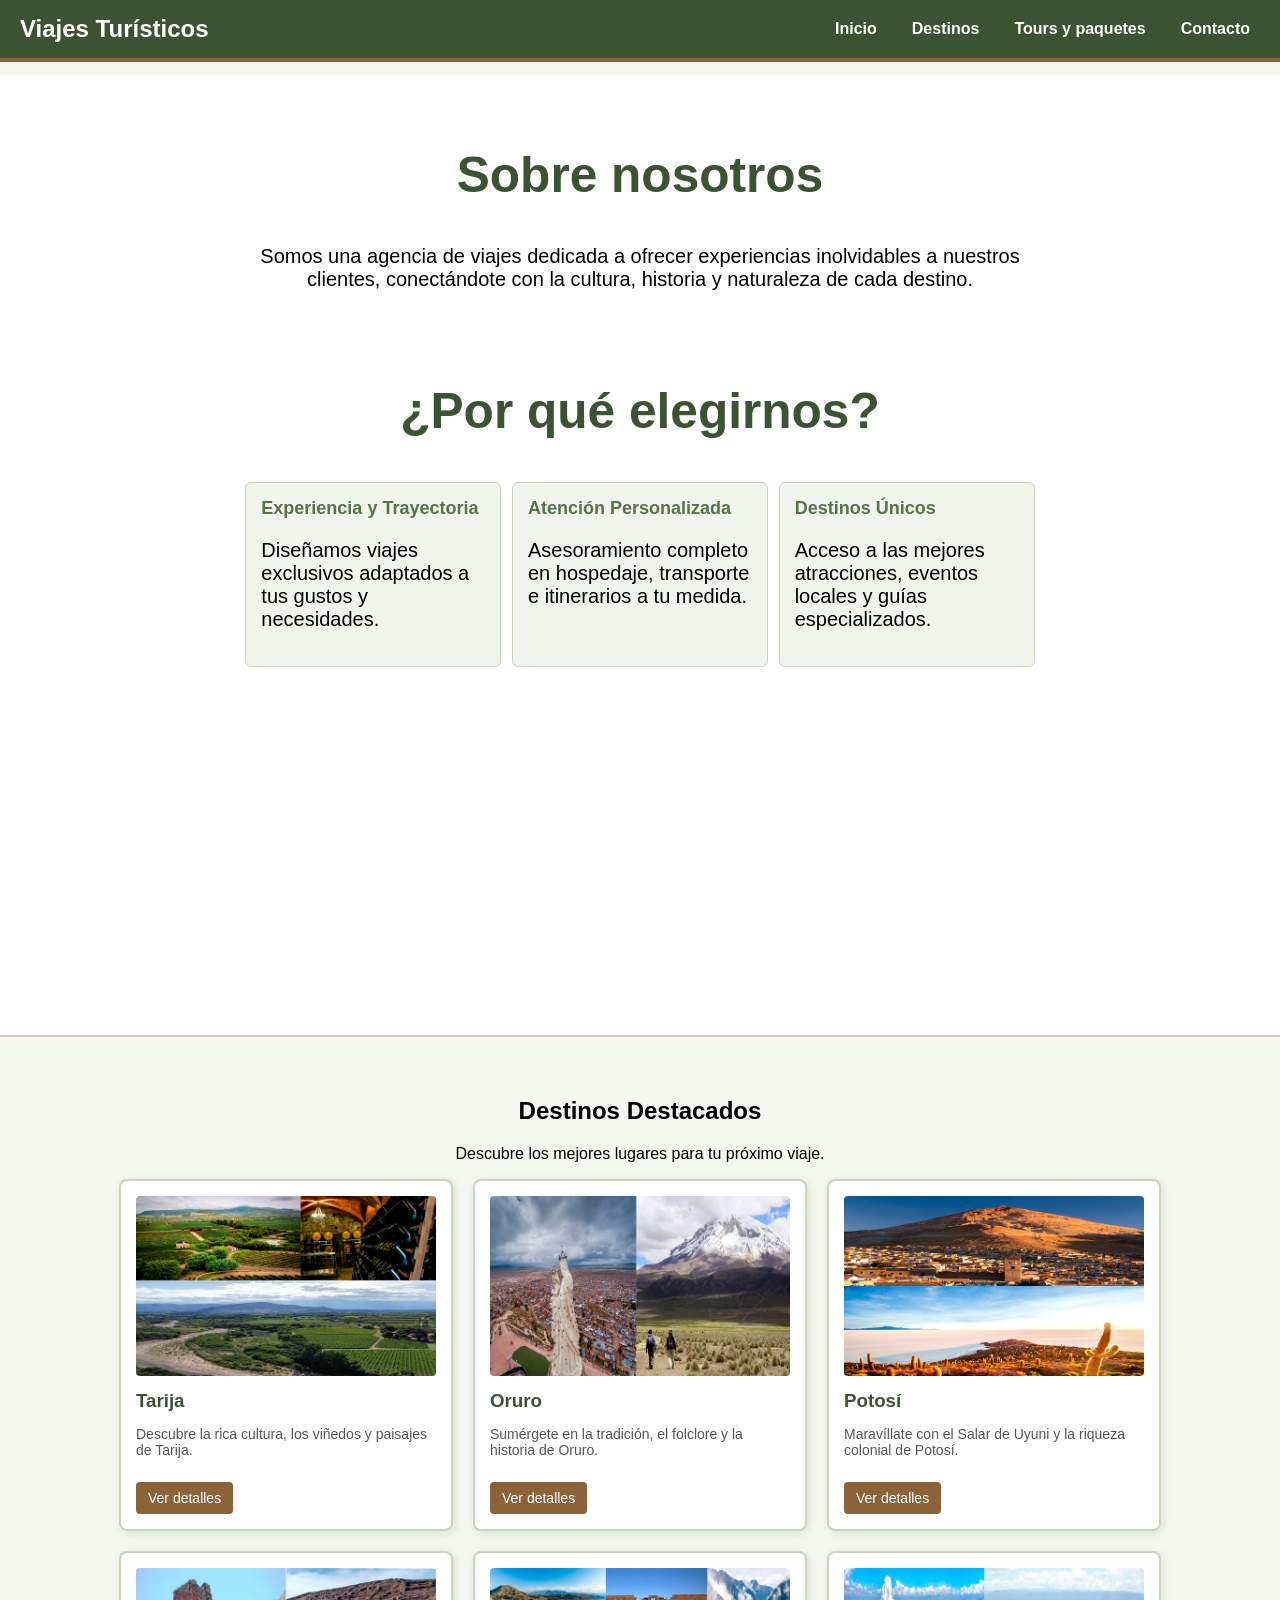
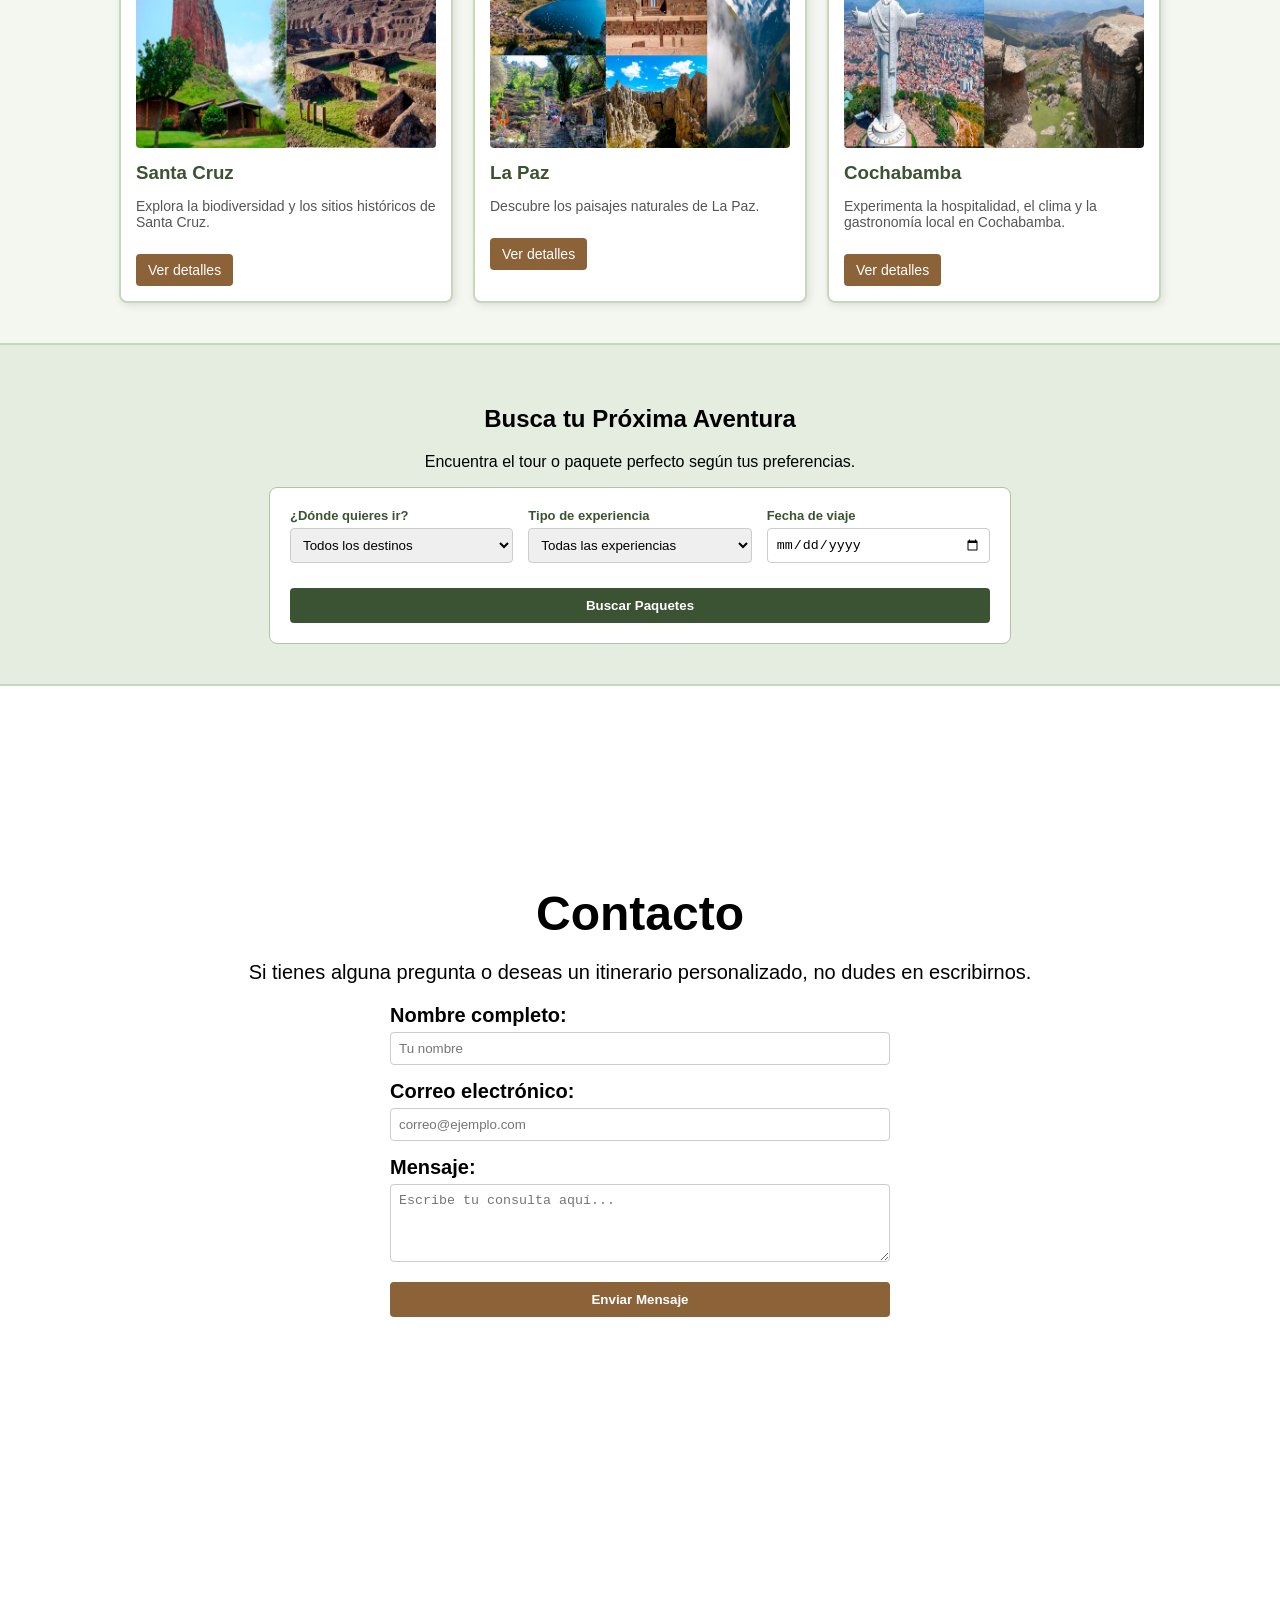
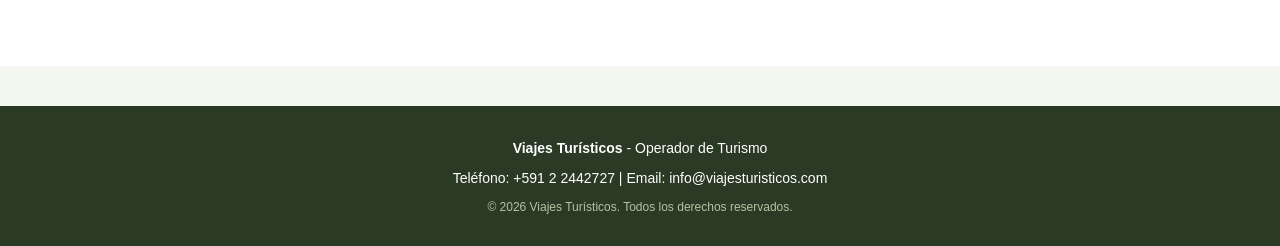
<file: index.html>
<!DOCTYPE html>
<html lang="es">
<head>
    <meta charset="UTF-8">
    <meta name="viewport" content="width=device-width, initial-scale=1.0">
    <link rel="stylesheet" href="style.css">
    <title>Viajes Turísticos</title>
</head>
<body>

    <!-- 1. BARRA DE NAVEGACIÓN -->
    <header>
        <div class="logo">
            <h1>Viajes Turísticos</h1>
        </div>
        <nav>
            <ul>
                <li><a href="#inicio">Inicio</a></li>
                <li><a href="destinos.html">Destinos</a></li>
                <li><a href="tour-detalle.html">Tours y paquetes</a></li>
                
                <li><a href="#contacto">Contacto</a></li>
            </ul>
        </nav>
    </header>

    <main>
        <!-- 2. SECCIÓN: SOBRE LA EMPRESA Y POR QUÉ ELEGIRNOS -->
        <section id="inicio">
            <div>
            <article class="sobre-nosotros">
                <h2>Sobre nosotros</h2>
                <p>Somos una agencia de viajes dedicada a ofrecer experiencias inolvidables a nuestros clientes, conectándote con la cultura, historia y naturaleza de cada destino.</p>
            </article>

            <article class="porque-elegirnos">
                <h2>¿Por qué elegirnos?</h2>
                <ul>
                    <li>
                        <h3>Experiencia y Trayectoria</h3>
                        <p>Diseñamos viajes exclusivos adaptados a tus gustos y necesidades.</p>
                    </li>
                    <li>
                        <h3>Atención Personalizada</h3>
                        <p>Asesoramiento completo en hospedaje, transporte e itinerarios a tu medida.</p>
                    </li>
                    <li>
                        <h3>Destinos Únicos</h3>
                        <p>Acceso a las mejores atracciones, eventos locales y guías especializados.</p>
                    </li>
                </ul>
            </article>
            </div>
        </section>

        <!-- 3. SECCIÓN: RESUMEN DE DESTINOS -->
        <section id="destinos">
            <h2>Destinos Destacados</h2>
            <p>Descubre los mejores lugares para tu próximo viaje.</p>
            
            <div class="grid-destinos">
                <article class="card-destino">
                    <img src="tarija.png" alt="Lugares turísticos de Tarija">
                    <h3>Tarija</h3>
                    <p>Descubre la rica cultura, los viñedos y paisajes de Tarija.</p>
                    <a href="destinos.html#tarija">Ver detalles</a>
                </article>

                <article class="card-destino">
                    <img src="oruro1.png" alt="Lugares turísticos de Oruro">
                    <h3>Oruro</h3>
                    <p>Sumérgete en la tradición, el folclore y la historia de Oruro.</p>
                    <a href="destinos.html#oruro">Ver detalles</a>
                </article>

                <article class="card-destino">
                    <img src="potosi.png" alt="Lugares turísticos de Potosí">
                    <h3>Potosí</h3>
                    <p>Maravíllate con el Salar de Uyuni y la riqueza colonial de Potosí.</p>
                    <a href="destinos.html#potosi">Ver detalles</a>
                </article>

                <article class="card-destino">
                    <img src="santacruz.png" alt="Lugares turísticos de Santa Cruz">
                    <h3>Santa Cruz</h3>
                    <p>Explora la biodiversidad y los sitios históricos de Santa Cruz.</p>
                    <a href="destinos.html#santa-cruz">Ver detalles</a>
                </article>

                <article class="card-destino">
                    <img src="lapaz.png" alt="Lugares turísticos de La Paz">
                    <h3>La Paz</h3>
                    <p>Descubre los paisajes naturales de La Paz.</p>
                    <a href="destinos.html#la-paz">Ver detalles</a>
                </article>

                <article class="card-destino">
                    <img src="cochabamba.png" alt="Lugares turísticos de Cochabamba">
                    <h3>Cochabamba</h3>
                    <p>Experimenta la hospitalidad, el clima y la gastronomía local en Cochabamba.</p>
                    <a href="destinos.html#cochabamba">Ver detalles</a>
                </article>
            </div>
        </section>

        <!-- 4. SECCIÓN: BUSCADOR DE DESTINOS Y PAQUETES -->
        <section id="tours-paquetes">
            <h2>Busca tu Próxima Aventura</h2>
            <p>Encuentra el tour o paquete perfecto según tus preferencias.</p>
            
            <form class="buscador-tours">
                <div class="campo-busqueda">
                    <label for="buscar-destino">¿Dónde quieres ir?</label>
                    <select id="buscar-destino" name="destino">
                        <option value="">Todos los destinos</option>
                        <option value="tarija">Tarija</option>
                        <option value="oruro">Oruro</option>
                        <option value="potosi">Potosí</option>
                        <option value="santa-cruz">Santa Cruz</option>
                        <option value="la-paz">La Paz</option>
                        <option value="cochabamba">Cochabamba</option>
                    </select>
                </div>

                <div class="campo-busqueda">
                    <label for="tipo-experiencia">Tipo de experiencia</label>
                    <select id="tipo-experiencia" name="experiencia">
                        <option value="">Todas las experiencias</option>
                        <option value="aventura">Aventura y Ciclismo</option>
                        <option value="cultura">Cultura e Historia</option>
                        <option value="gastronomia">Gastronomía</option>
                        <option value="ecotour">Ecoturismo</option>
                    </select>
                </div>

                <div class="campo-busqueda">
                    <label for="fecha-arribo">Fecha de viaje</label>
                    <input type="date" id="fecha-arribo" name="fecha">
                </div>

                <button type="submit">Buscar Paquetes</button>
            </form>
        </section>

        <!-- 5. SECCIÓN DE CONTACTO -->
        <section id="contacto">
            <h2>Contacto</h2>
            <p>Si tienes alguna pregunta o deseas un itinerario personalizado, no dudes en escribirnos.</p>
            
            <!-- Ejemplo de cómo debería estar tu formulario en index.html -->
    <form id="form-contacto" class="form-contacto">
        <div>
            <label for="nombre">Nombre completo:</label>
            <input type="text" id="nombre" name="nombre" placeholder="Tu nombre" required>
        </div>

        <div>
            <label for="email">Correo electrónico:</label>
            <input type="email" id="email" name="email" placeholder="correo@ejemplo.com" required>
        </div>

        <div>
            <label for="mensaje">Mensaje:</label>
            <textarea id="mensaje" name="mensaje" rows="4" placeholder="Escribe tu consulta aquí..." required></textarea>
        </div>
        <p id="mensaje-exito" style="display: none; color: #3b5332; font-weight: bold; margin-bottom: 10px;">
        ¡Se envió el mensaje con éxito!
        </p>
        <button type="submit">Enviar Mensaje</button>
    </form>
        </section>
    </main>

    <!-- 6. PIE DE PÁGINA (FOOTER) -->
    <footer>
        <div class="footer-info">
            <p><strong>Viajes Turísticos</strong> - Operador de Turismo</p>
            <p>Teléfono: +591 2 2442727 | Email: info@viajesturisticos.com</p>
        </div>
        <div class="footer-copy">
            <p>&copy; 2026 Viajes Turísticos. Todos los derechos reservados.</p>
        </div>
    </footer>
<script src="script.js"></script>
</body>
</html>
</file>
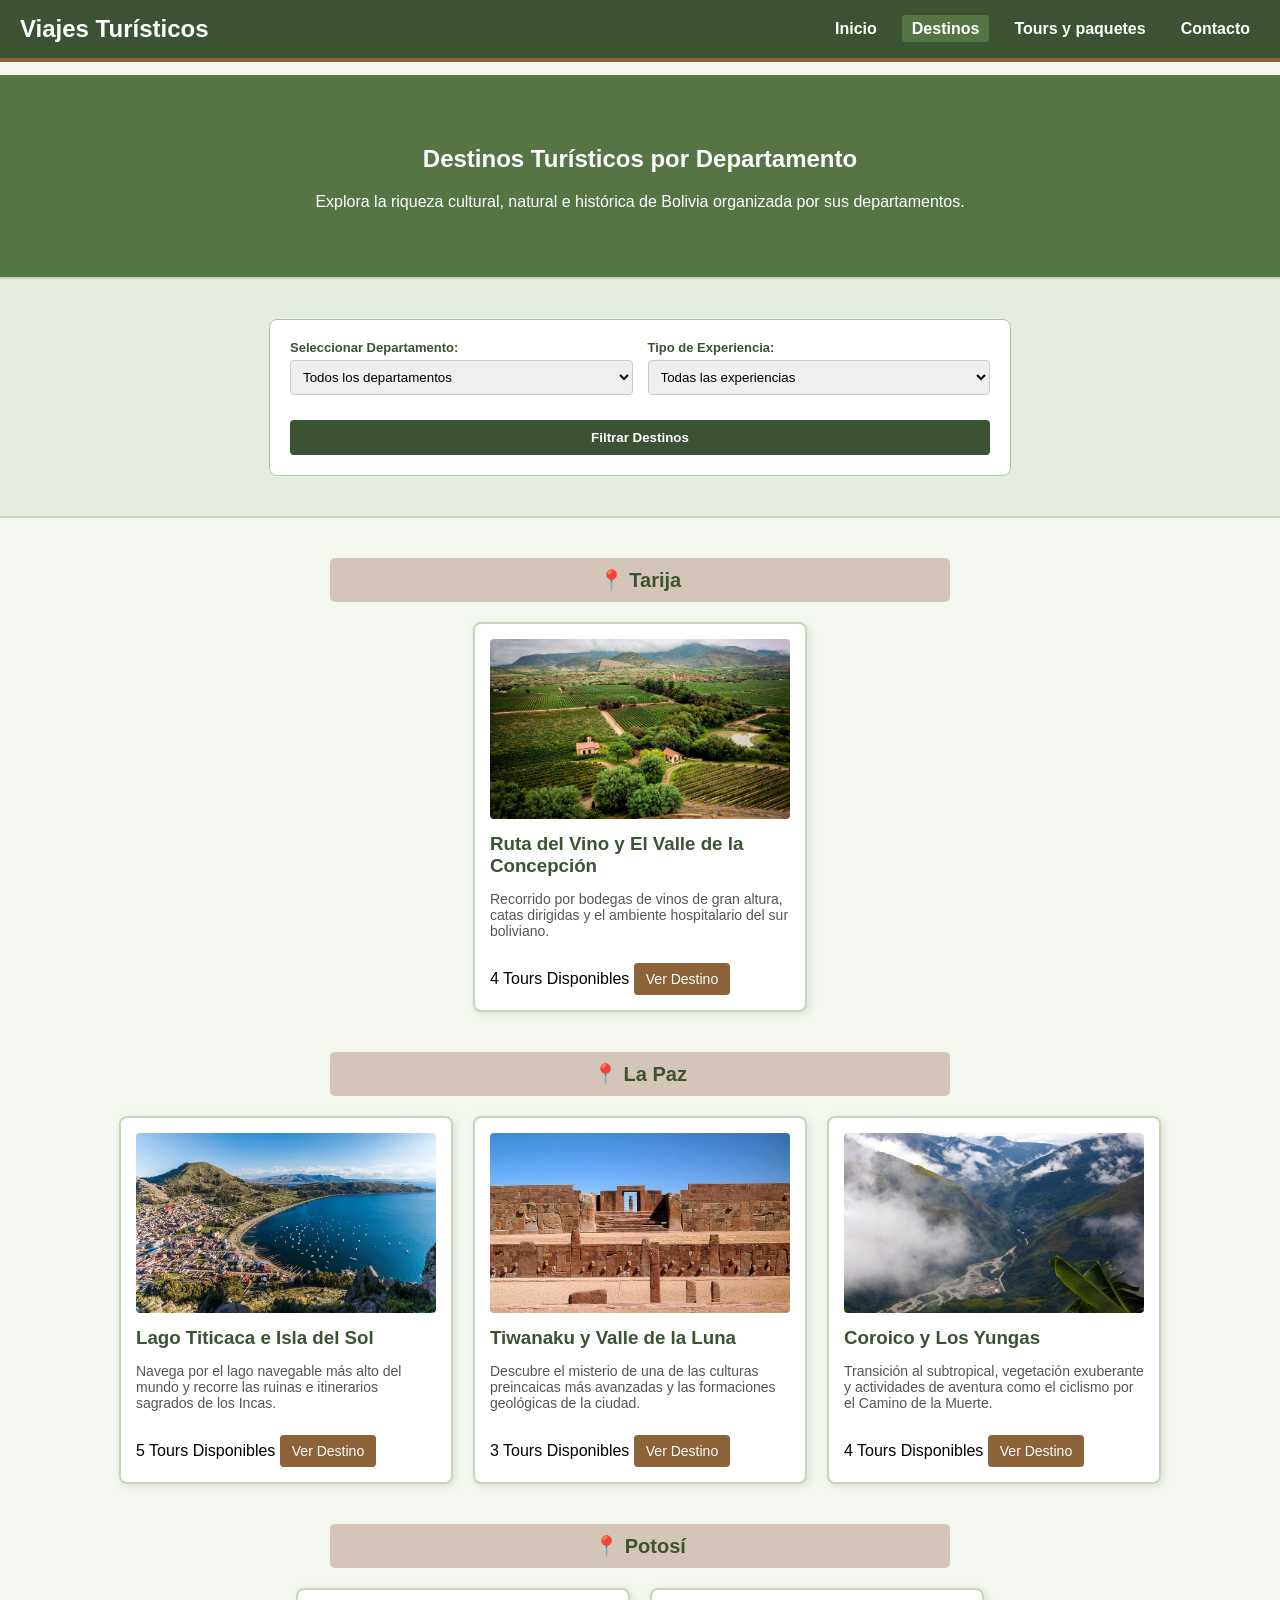
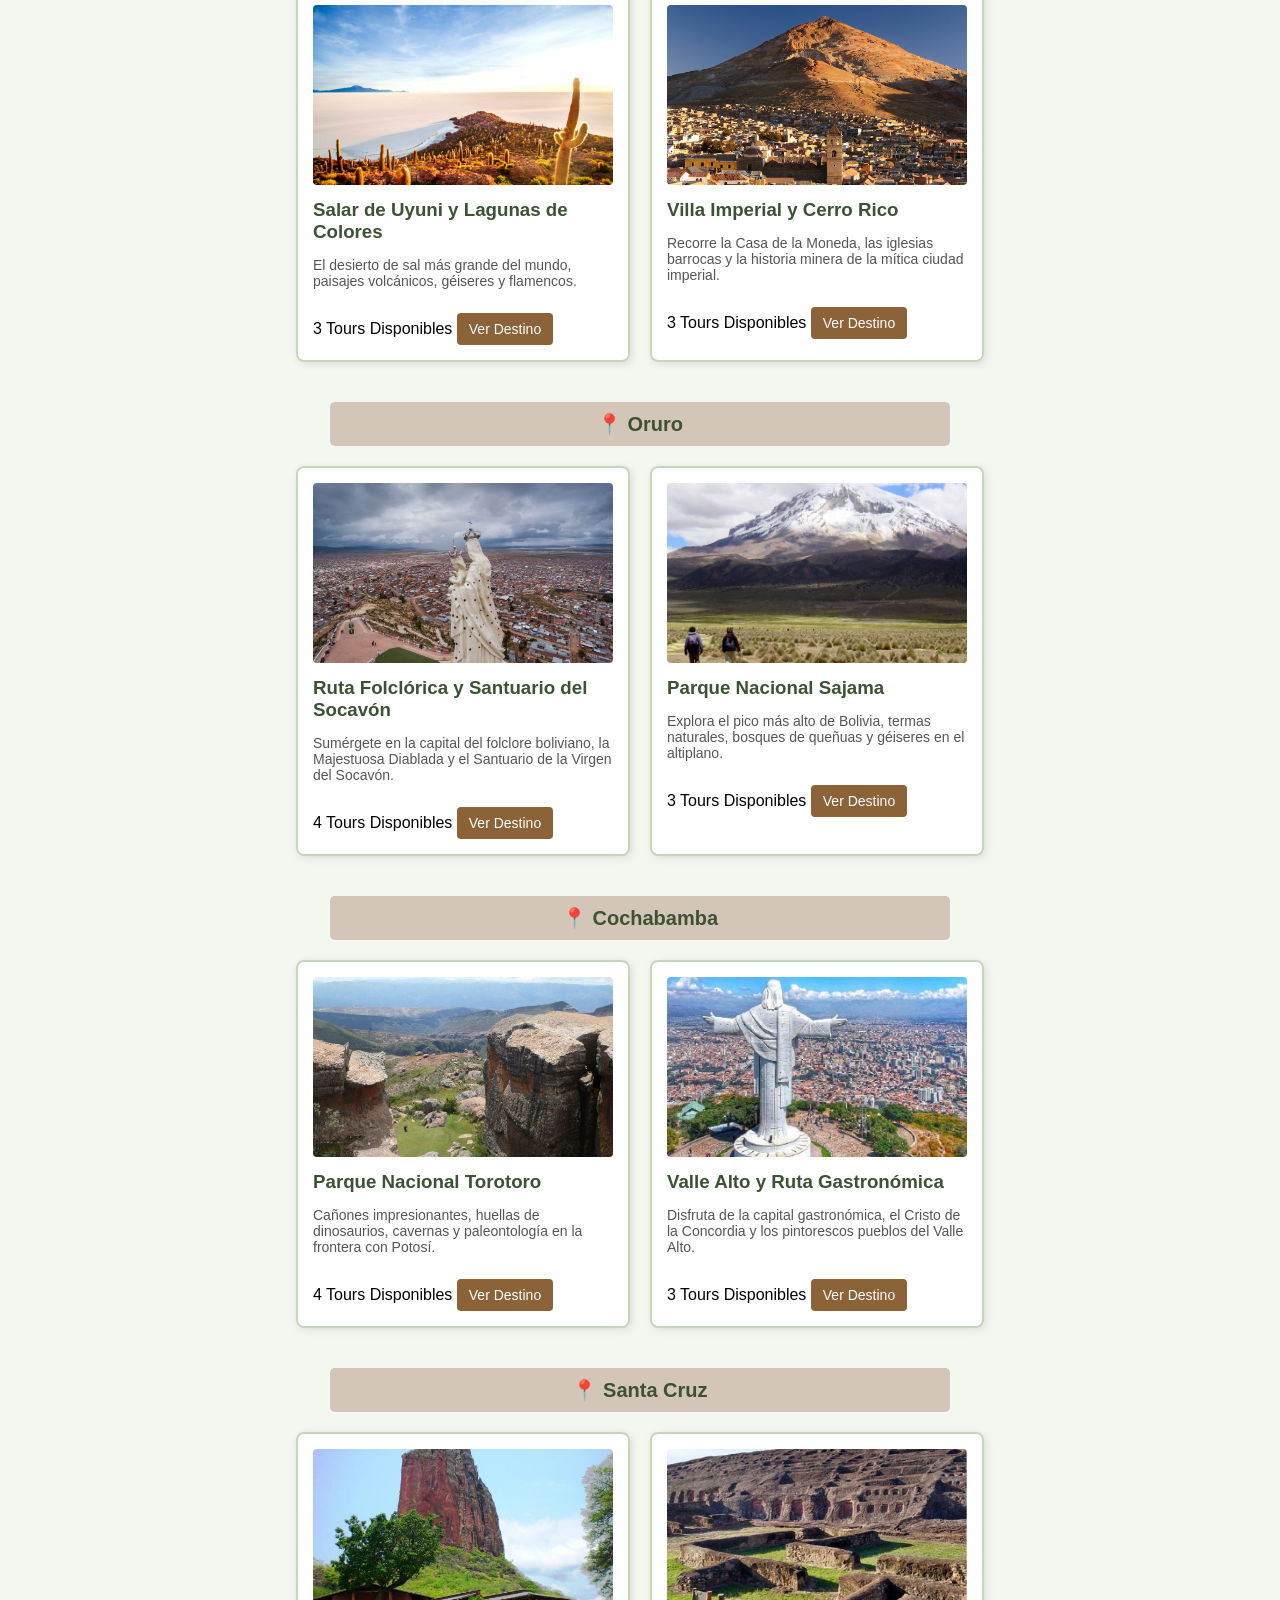
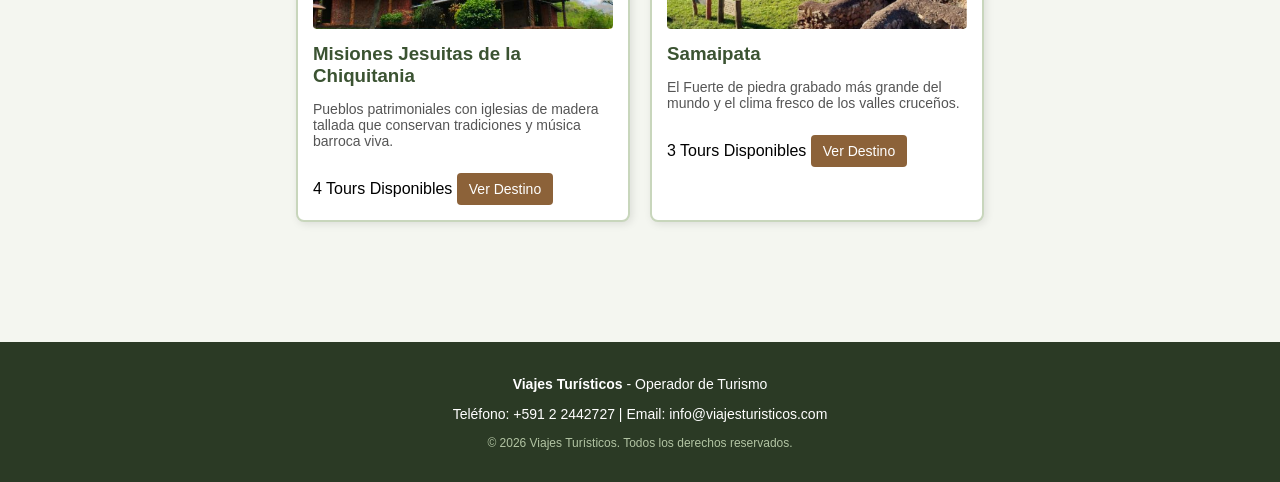
<file: destinos.html>
<!DOCTYPE html>
<html lang="es">
<head>
    <meta charset="UTF-8">
    <meta name="viewport" content="width=device-width, initial-scale=1.0">
    <link rel="stylesheet" href="style.css">
    <title>Destinos por Departamento - Viajes Turísticos</title>
</head>
<body>

    <!-- BARRA DE NAVEGACIÓN -->
    <header>
        <div class="logo">
            <h1>Viajes Turísticos</h1>
        </div>
        <nav>
            <ul>
                <li><a href="index.html#inicio">Inicio</a></li>
                <li><a href="destinos.html" class="active">Destinos</a></li>
                <li><a href="tour-detalle.html">Tours y paquetes</a></li>
                <li><a href="index.html#contacto">Contacto</a></li>
            </ul>
        </nav>
    </header>

    <main>
        <!-- HERO / CABECERA DE LA PÁGINA DESTINOS -->
        <section class="destinos-hero">
            <div class="hero-content">
                <h1>Destinos Turísticos por Departamento</h1>
                <p>Explora la riqueza cultural, natural e histórica de Bolivia organizada por sus departamentos.</p>
            </div>
        </section>

        <!-- BARRA DE FILTROS Y BÚSQUEDA RÁPIDA -->
        <section class="filtros-destinos">
            <form class="bar-filtros">
                <div class="grupo-filtro">
                    <label for="departamento">Seleccionar Departamento:</label>
                    <select id="departamento" name="departamento">
                        <option value="">Todos los departamentos</option>
                        <option value="la-paz">La Paz</option>
                        <option value="potosi">Potosí</option>
                        <option value="oruro">Oruro</option>
                        <option value="cochabamba">Cochabamba</option>
                        <option value="santa-cruz">Santa Cruz</option>
                        <option value="tarija">Tarija</option>
                    </select>
                </div>

                <div class="grupo-filtro">
                    <label for="tipo-turismo">Tipo de Experiencia:</label>
                    <select id="tipo-turismo" name="tipo">
                        <option value="">Todas las experiencias</option>
                        <option value="aventura">Aventura y Naturaleza</option>
                        <option value="cultural">Cultura e Historia</option>
                        <option value="gastronomico">Ruta Gastronómica</option>
                    </select>
                </div>

                <button type="submit" class="btn-filtrar">Filtrar Destinos</button>
            </form>
        </section>

        <!-- CATÁLOGOS AGRUPADOS POR DEPARTAMENTO -->
        <section class="catalogo-departamentos">
            
            <!-- DEPARTAMENTO: TARIJA -->
            <div class="bloque-departamento" id="tarija">
                <h2 class="titulo-departamento">📍 Tarija</h2>
                <div class="contenedor-grid">
                    <article class="card-destino">
                        <div class="card-imagen">
                            <img src="aranjuez.jpg" alt="Ruta del Vino y Singani">
                        </div>
                        <div class="card-body">
                            <h3>Ruta del Vino y El Valle de la Concepción</h3>
                            <p class="descripcion">Recorrido por bodegas de vinos de gran altura, catas dirigidas y el ambiente hospitalario del sur boliviano.</p>
                            <div class="card-footer">
                                <span class="tours-disponibles">4 Tours Disponibles</span>
                                <a href="tour-detalle.html#tarija" class="btn-explorar">Ver Destino</a>
                            </div>
                        </div>
                    </article>
                </div>
            </div>

            <!-- DEPARTAMENTO: LA PAZ -->
            <div class="bloque-departamento" id="la-paz">
                <h2 class="titulo-departamento">📍 La Paz</h2>
                <div class="contenedor-grid">
                    <article class="card-destino">
                        <div class="card-imagen">
                            <img src="titicaca.jpg" alt="Lago Titicaca e Isla del Sol">
                        </div>
                        <div class="card-body">
                            <h3>Lago Titicaca e Isla del Sol</h3>
                            <p class="descripcion">Navega por el lago navegable más alto del mundo y recorre las ruinas e itinerarios sagrados de los Incas.</p>
                            <div class="card-footer">
                                <span class="tours-disponibles">5 Tours Disponibles</span>
                                <a href="tour-detalle.html#la-paz-titicaca" class="btn-explorar">Ver Destino</a>
                            </div>
                        </div>
                    </article>

                    <article class="card-destino">
                        <div class="card-imagen">
                            <img src="tiwanaku.jpg" alt="Ruinas de Tiwanaku">
                        </div>
                        <div class="card-body">
                            <h3>Tiwanaku y Valle de la Luna</h3>
                            <p class="descripcion">Descubre el misterio de una de las culturas preincaicas más avanzadas y las formaciones geológicas de la ciudad.</p>
                            <div class="card-footer">
                                <span class="tours-disponibles">3 Tours Disponibles</span>
                                <a href="tour-detalle.html#la-paz-tiwanaku" class="btn-explorar">Ver Destino</a>
                            </div>
                        </div>
                    </article>

                    <article class="card-destino">
                        <div class="card-imagen">
                            <img src="yungas.jpg" alt="Coroico y los Yungas">
                        </div>
                        <div class="card-body">
                            <h3>Coroico y Los Yungas</h3>
                            <p class="descripcion">Transición al subtropical, vegetación exuberante y actividades de aventura como el ciclismo por el Camino de la Muerte.</p>
                            <div class="card-footer">
                                <span class="tours-disponibles">4 Tours Disponibles</span>
                                <a href="tour-detalle.html#la-paz-coroico" class="btn-explorar">Ver Destino</a>
                            </div>
                        </div>
                    </article>
                </div>
            </div>

            <!-- DEPARTAMENTO: POTOSÍ -->
            <div class="bloque-departamento" id="potosi">
                <h2 class="titulo-departamento">📍 Potosí</h2>
                <div class="contenedor-grid">
                    <article class="card-destino">
                        <div class="card-imagen">
                            <img src="uyuni.jpg" alt="Salar de Uyuni">
                        </div>
                        <div class="card-body">
                            <h3>Salar de Uyuni y Lagunas de Colores</h3>
                            <p class="descripcion">El desierto de sal más grande del mundo, paisajes volcánicos, géiseres y flamencos.</p>
                            <div class="card-footer">
                                <span class="tours-disponibles">3 Tours Disponibles</span>
                                <a href="tour-detalle.html#potosi-salar-de-uyuni" class="btn-explorar">Ver Destino</a>
                            </div>
                        </div>
                    </article>

                    <article class="card-destino">
                        <div class="card-imagen">
                            <img src="potosi-ciudad.jpg" alt="Villa Imperial de Potosí">
                        </div>
                        <div class="card-body">
                            <h3>Villa Imperial y Cerro Rico</h3>
                            <p class="descripcion">Recorre la Casa de la Moneda, las iglesias barrocas y la historia minera de la mítica ciudad imperial.</p>
                            <div class="card-footer">
                                <span class="tours-disponibles">3 Tours Disponibles</span>
                                <a href="tour-detalle.html#potosi-villa-imperial" class="btn-explorar">Ver Destino</a>
                            </div>
                        </div>
                    </article>
                </div>
            </div>

            <!-- DEPARTAMENTO: ORURO -->
            <div class="bloque-departamento" id="oruro">
                <h2 class="titulo-departamento">📍 Oruro</h2>
                <div class="contenedor-grid">
                    <article class="card-destino">
                        <div class="card-imagen">
                            <img src="oruro.jpg" alt="Carnaval y Folclore de Oruro">
                        </div>
                        <div class="card-body">
                            <h3>Ruta Folclórica y Santuario del Socavón</h3>
                            <p class="descripcion">Sumérgete en la capital del folclore boliviano, la Majestuosa Diablada y el Santuario de la Virgen del Socavón.</p>
                            <div class="card-footer">
                                <span class="tours-disponibles">4 Tours Disponibles</span>
                                <a href="tour-detalle.html#oruro-ruta-folclorica" class="btn-explorar">Ver Destino</a>
                            </div>
                        </div>
                    </article>

                    <article class="card-destino">
                        <div class="card-imagen">
                            <img src="sajama.jpg" alt="Parque Nacional Sajama">
                        </div>
                        <div class="card-body">
                            <h3>Parque Nacional Sajama</h3>
                            <p class="descripcion">Explora el pico más alto de Bolivia, termas naturales, bosques de queñuas y géiseres en el altiplano.</p>
                            <div class="card-footer">
                                <span class="tours-disponibles">3 Tours Disponibles</span>
                                <a href="tour-detalle.html#oruro-sajama" class="btn-explorar">Ver Destino</a>
                            </div>
                        </div>
                    </article>
                </div>
            </div>

            <!-- DEPARTAMENTO: COCHABAMBA -->
            <div class="bloque-departamento" id="cochabamba">
                <h2 class="titulo-departamento">📍 Cochabamba</h2>
                <div class="contenedor-grid">
                    <article class="card-destino">
                        <div class="card-imagen">
                            <img src="torotoro.jpg" alt="Parque Nacional Torotoro">
                        </div>
                        <div class="card-body">
                            <h3>Parque Nacional Torotoro</h3>
                            <p class="descripcion">Cañones impresionantes, huellas de dinosaurios, cavernas y paleontología en la frontera con Potosí.</p>
                            <div class="card-footer">
                                <span class="tours-disponibles">4 Tours Disponibles</span>
                                <a href="tour-detalle.html#cochabamba-torotoro" class="btn-explorar">Ver Destino</a>
                            </div>
                        </div>
                    </article>

                    <article class="card-destino">
                        <div class="card-imagen">
                            <img src="cochabamba-ciudad.jpg" alt="Valle Central y Gastronomía">
                        </div>
                        <div class="card-body">
                            <h3>Valle Alto y Ruta Gastronómica</h3>
                            <p class="descripcion">Disfruta de la capital gastronómica, el Cristo de la Concordia y los pintorescos pueblos del Valle Alto.</p>
                            <div class="card-footer">
                                <span class="tours-disponibles">3 Tours Disponibles</span>
                                <a href="tour-detalle.html#cochabamba-valle-alto" class="btn-explorar">Ver Destino</a>
                            </div>
                        </div>
                    </article>
                </div>
            </div>

            <!-- DEPARTAMENTO: SANTA CRUZ -->
            <div class="bloque-departamento" id="santa-cruz">
                <h2 class="titulo-departamento">📍 Santa Cruz</h2>
                <div class="contenedor-grid">
                    <article class="card-destino">
                        <div class="card-imagen">
                            <img src="chiquitania.jpg" alt="Misiones Jesuitas">
                        </div>
                        <div class="card-body">
                            <h3>Misiones Jesuitas de la Chiquitania</h3>
                            <p class="descripcion">Pueblos patrimoniales con iglesias de madera tallada que conservan tradiciones y música barroca viva.</p>
                            <div class="card-footer">
                                <span class="tours-disponibles">4 Tours Disponibles</span>
                                <a href="tour-detalle.html#santa-cruz-chiquitania" class="btn-explorar">Ver Destino</a>
                            </div>
                        </div>
                    </article>

                    <article class="card-destino">
                        <div class="card-imagen">
                            <img src="samaipata.jpg" alt="El Fuerte de Samaipata">
                        </div>
                        <div class="card-body">
                            <h3>Samaipata</h3>
                            <p class="descripcion">El Fuerte de piedra grabado más grande del mundo y el clima fresco de los valles cruceños.</p>
                            <div class="card-footer">
                                <span class="tours-disponibles">3 Tours Disponibles</span>
                                <a href="tour-detalle.html#santa-cruz-samaipata" class="btn-explorar">Ver Destino</a>
                            </div>
                        </div>
                    </article>
                </div>
            </div>

        </section>
    </main>

    <!-- PIE DE PÁGINA (FOOTER) -->
    <footer>
        <div class="footer-info">
            <p><strong>Viajes Turísticos</strong> - Operador de Turismo</p>
            <p>Teléfono: +591 2 2442727 | Email: info@viajesturisticos.com</p>
        </div>
        <div class="footer-copy">
            <p>&copy; 2026 Viajes Turísticos. Todos los derechos reservados.</p>
        </div>
    </footer>

    <!-- Enlace al archivo JavaScript -->
    <script src="script.js"></script>
</body>
</html>
</file>
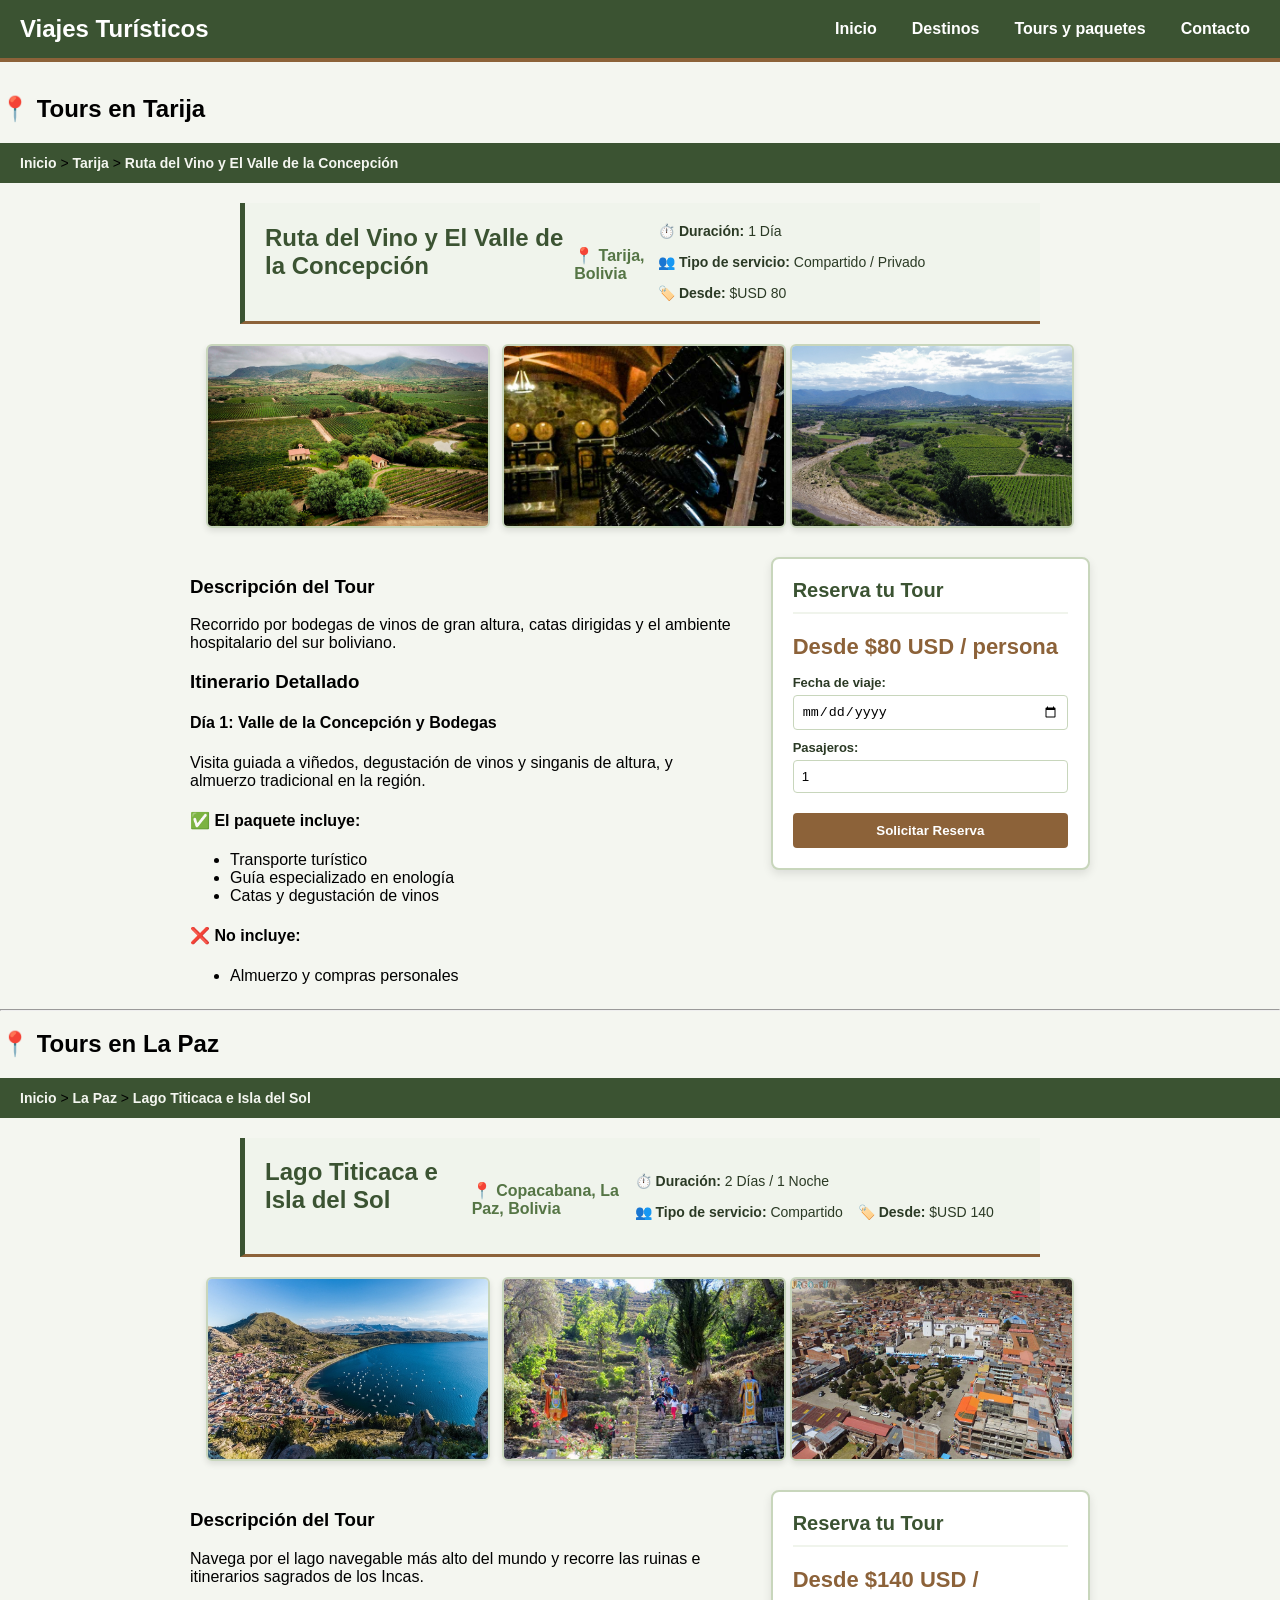
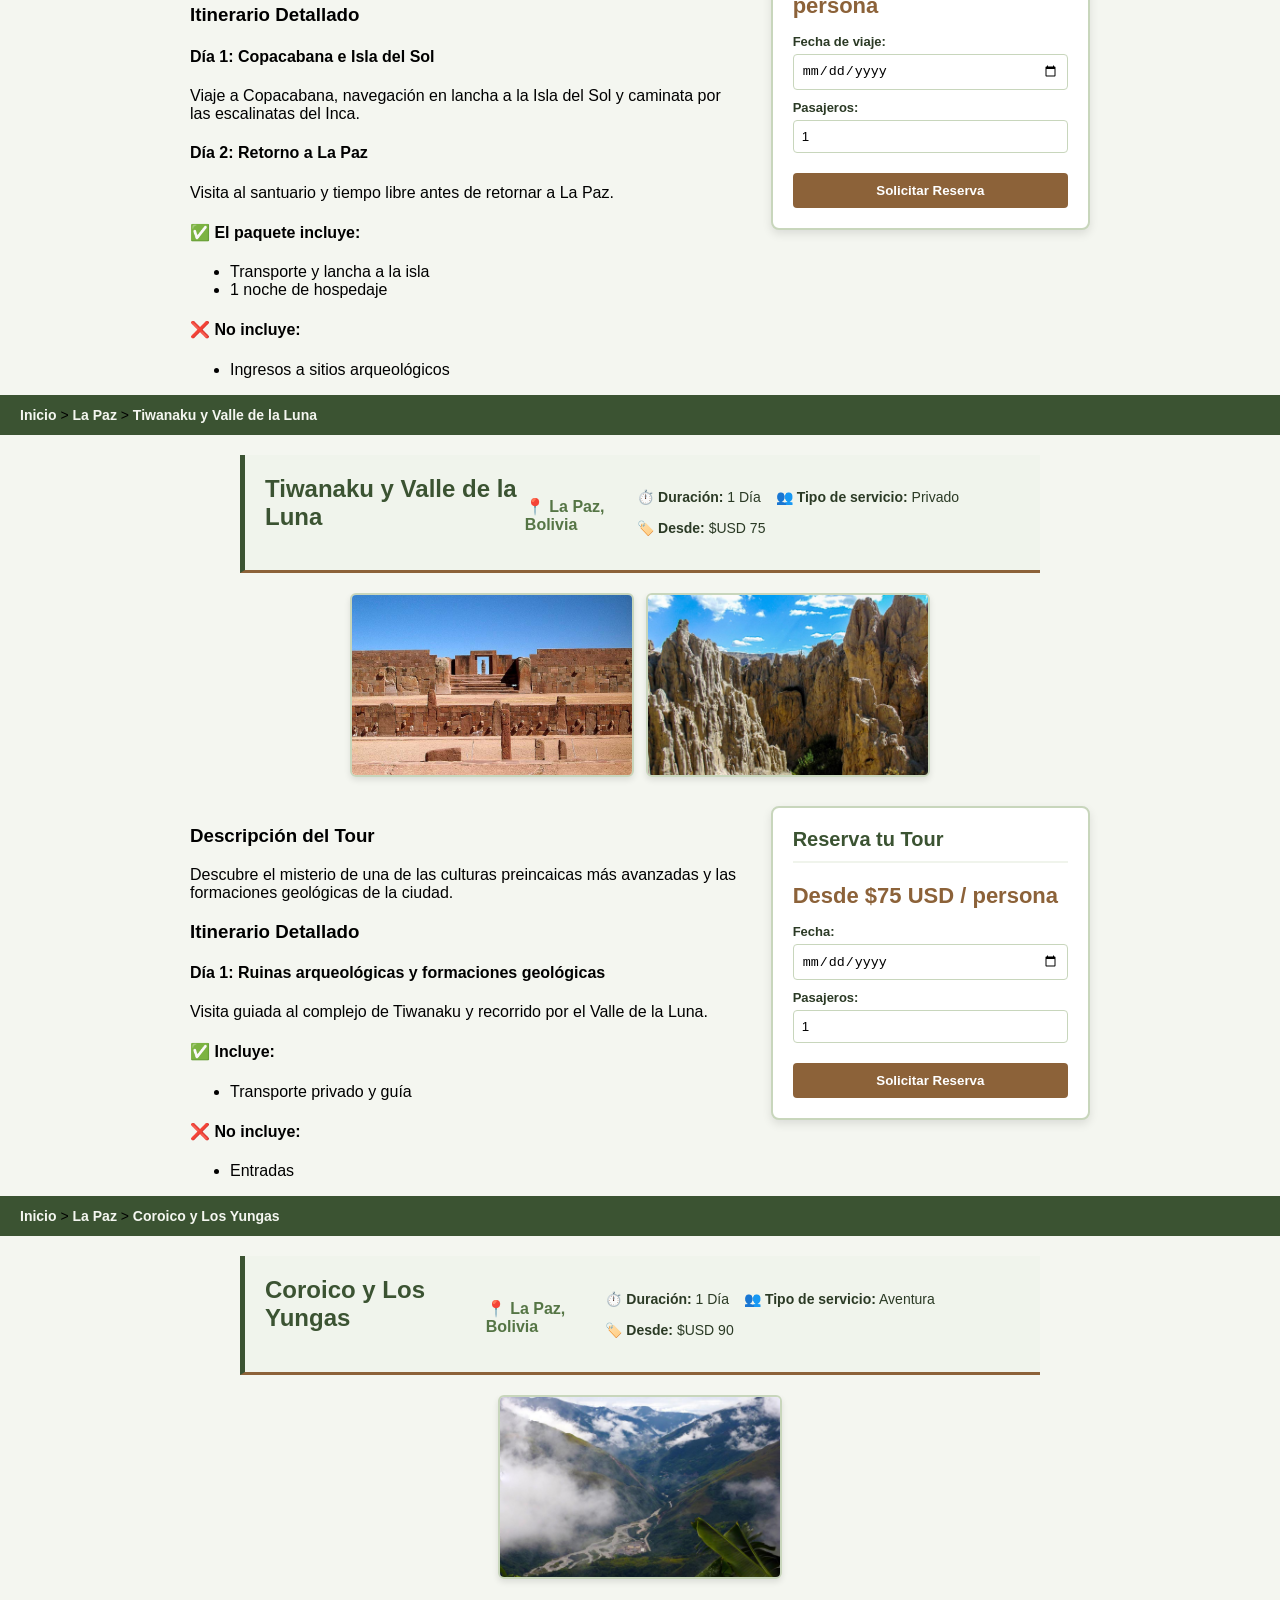
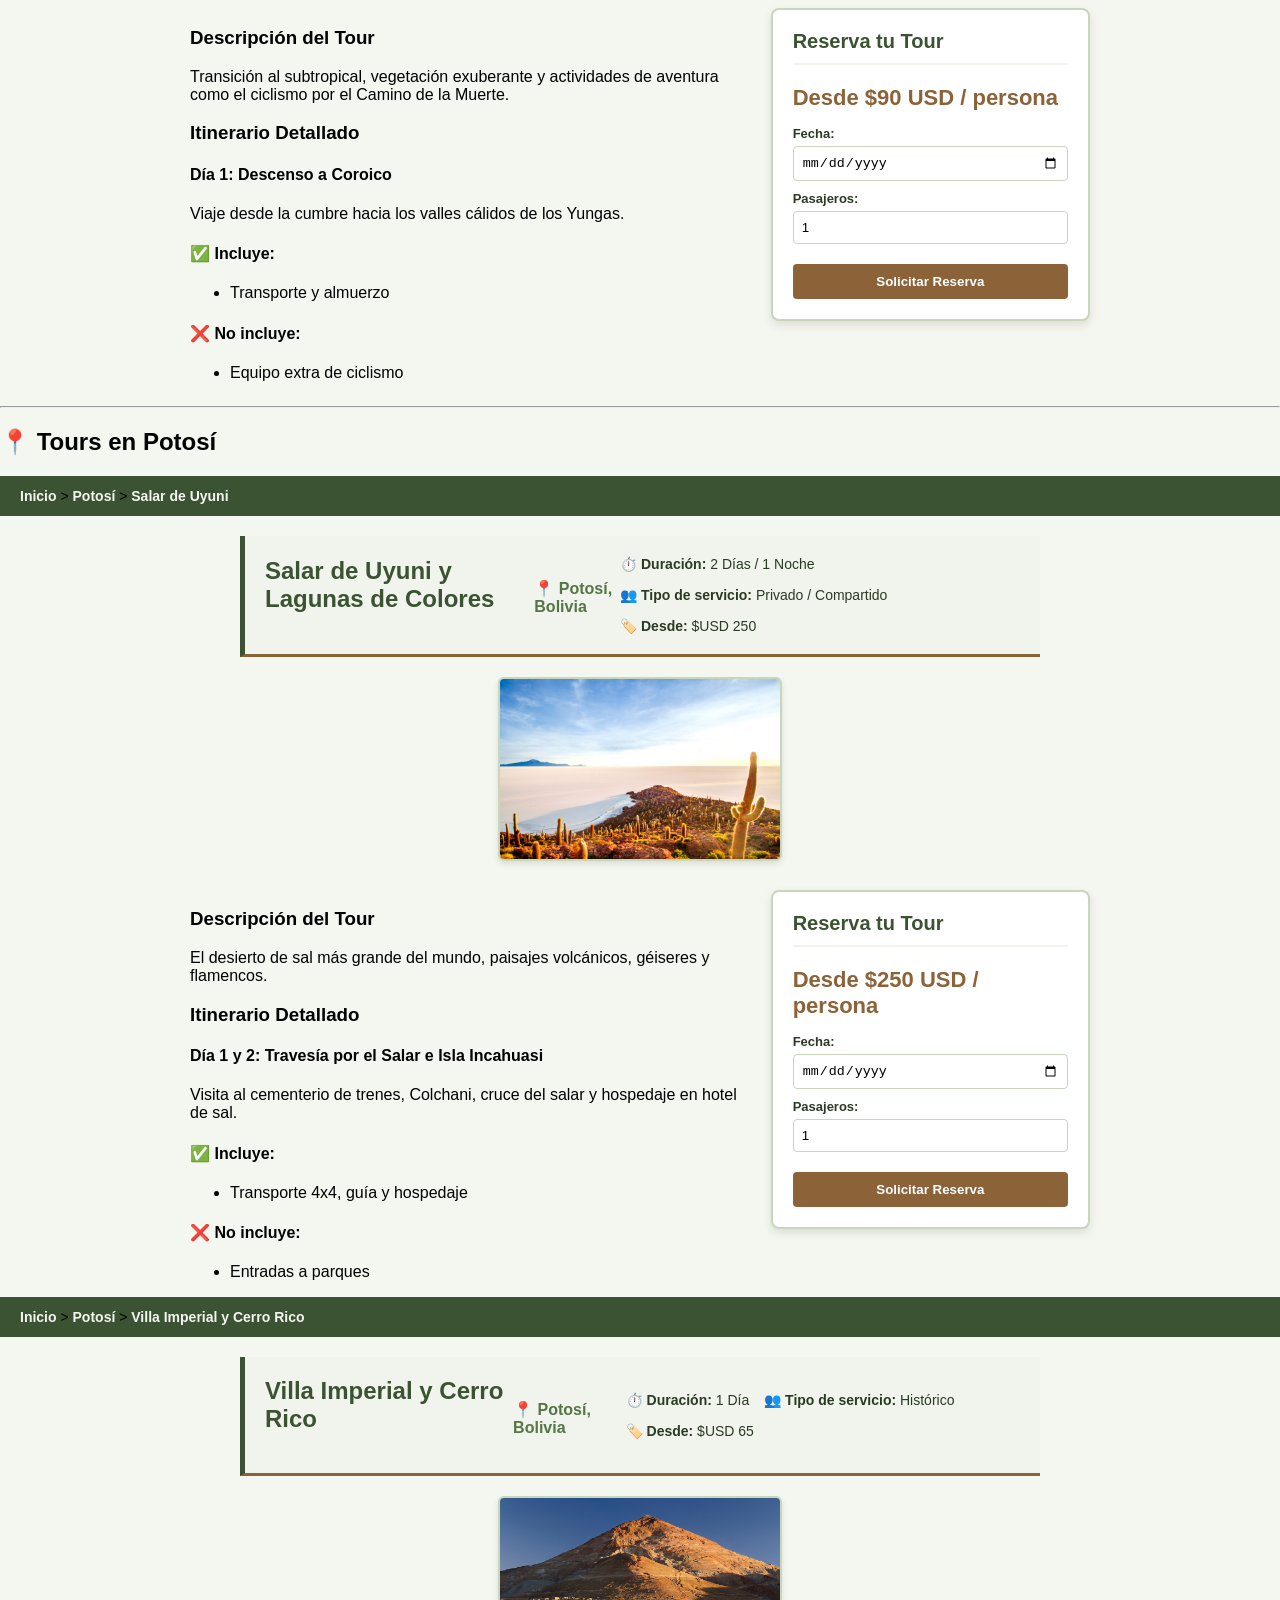
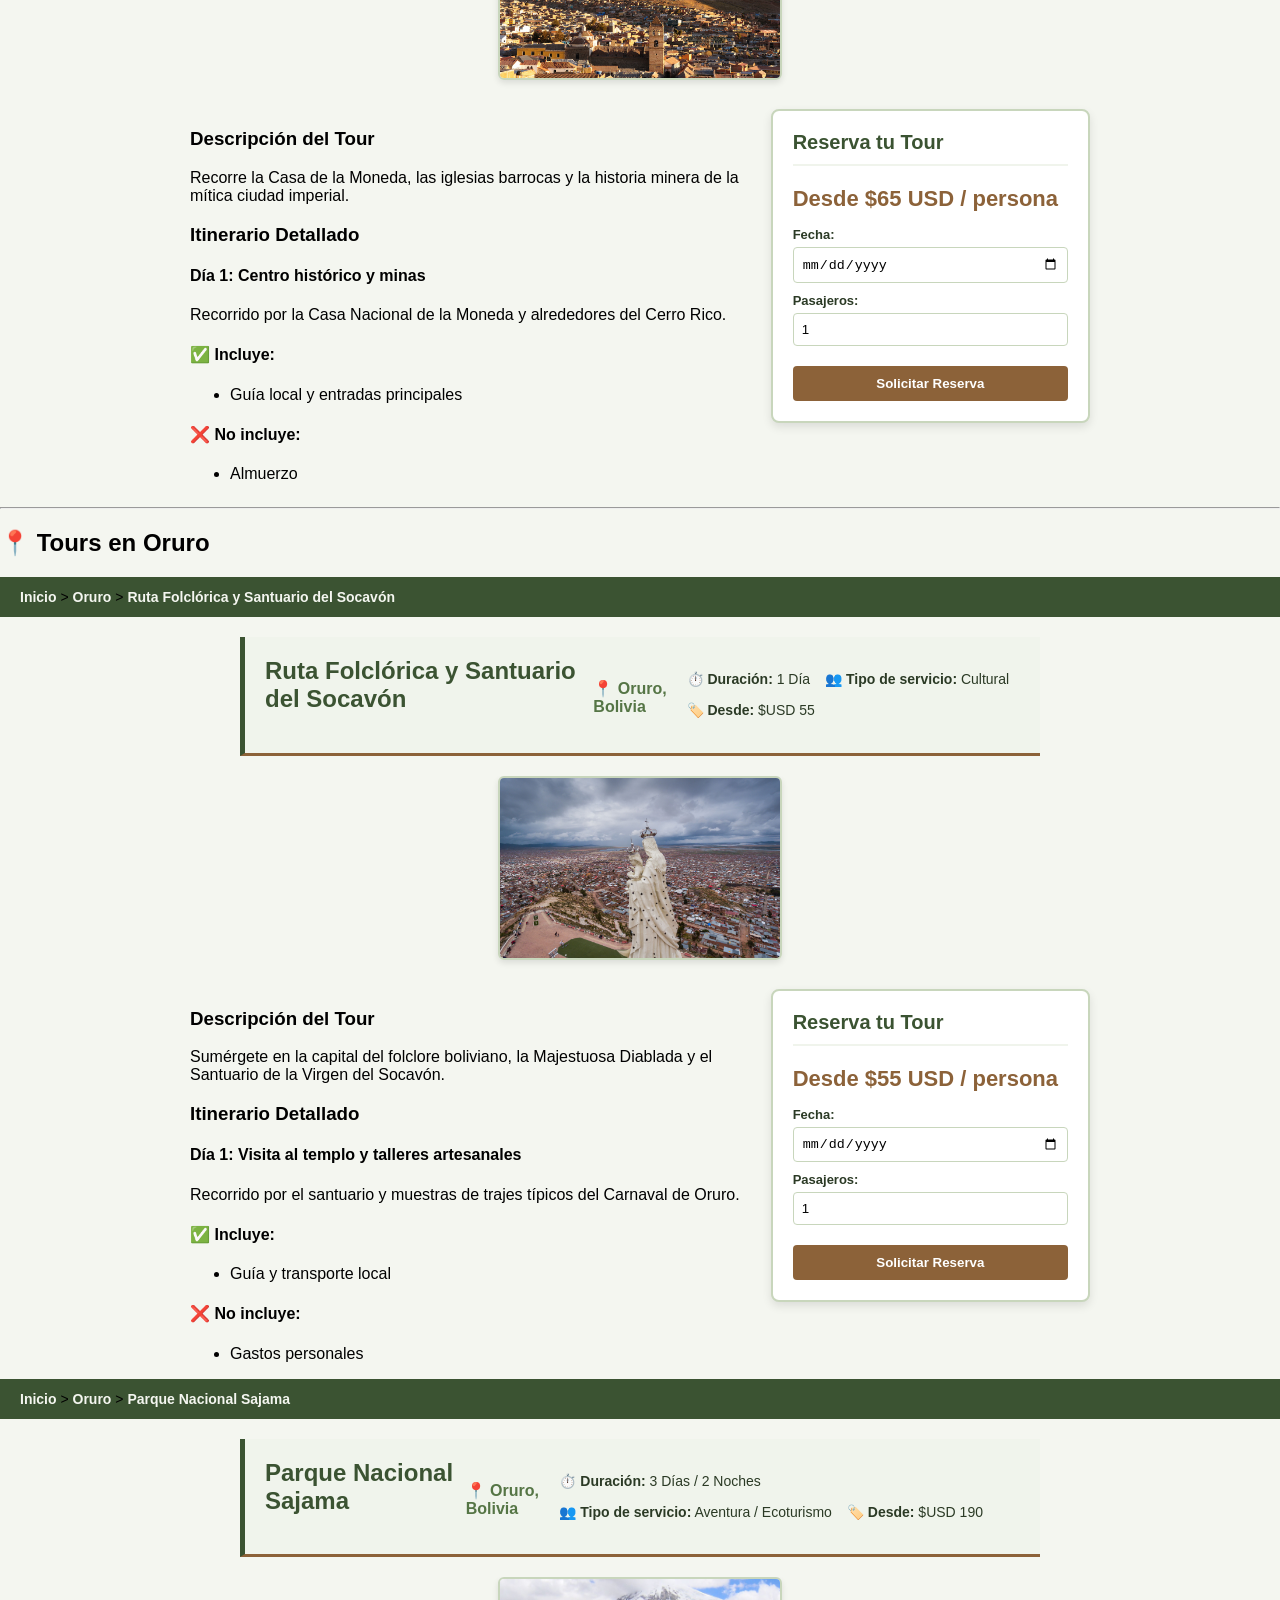
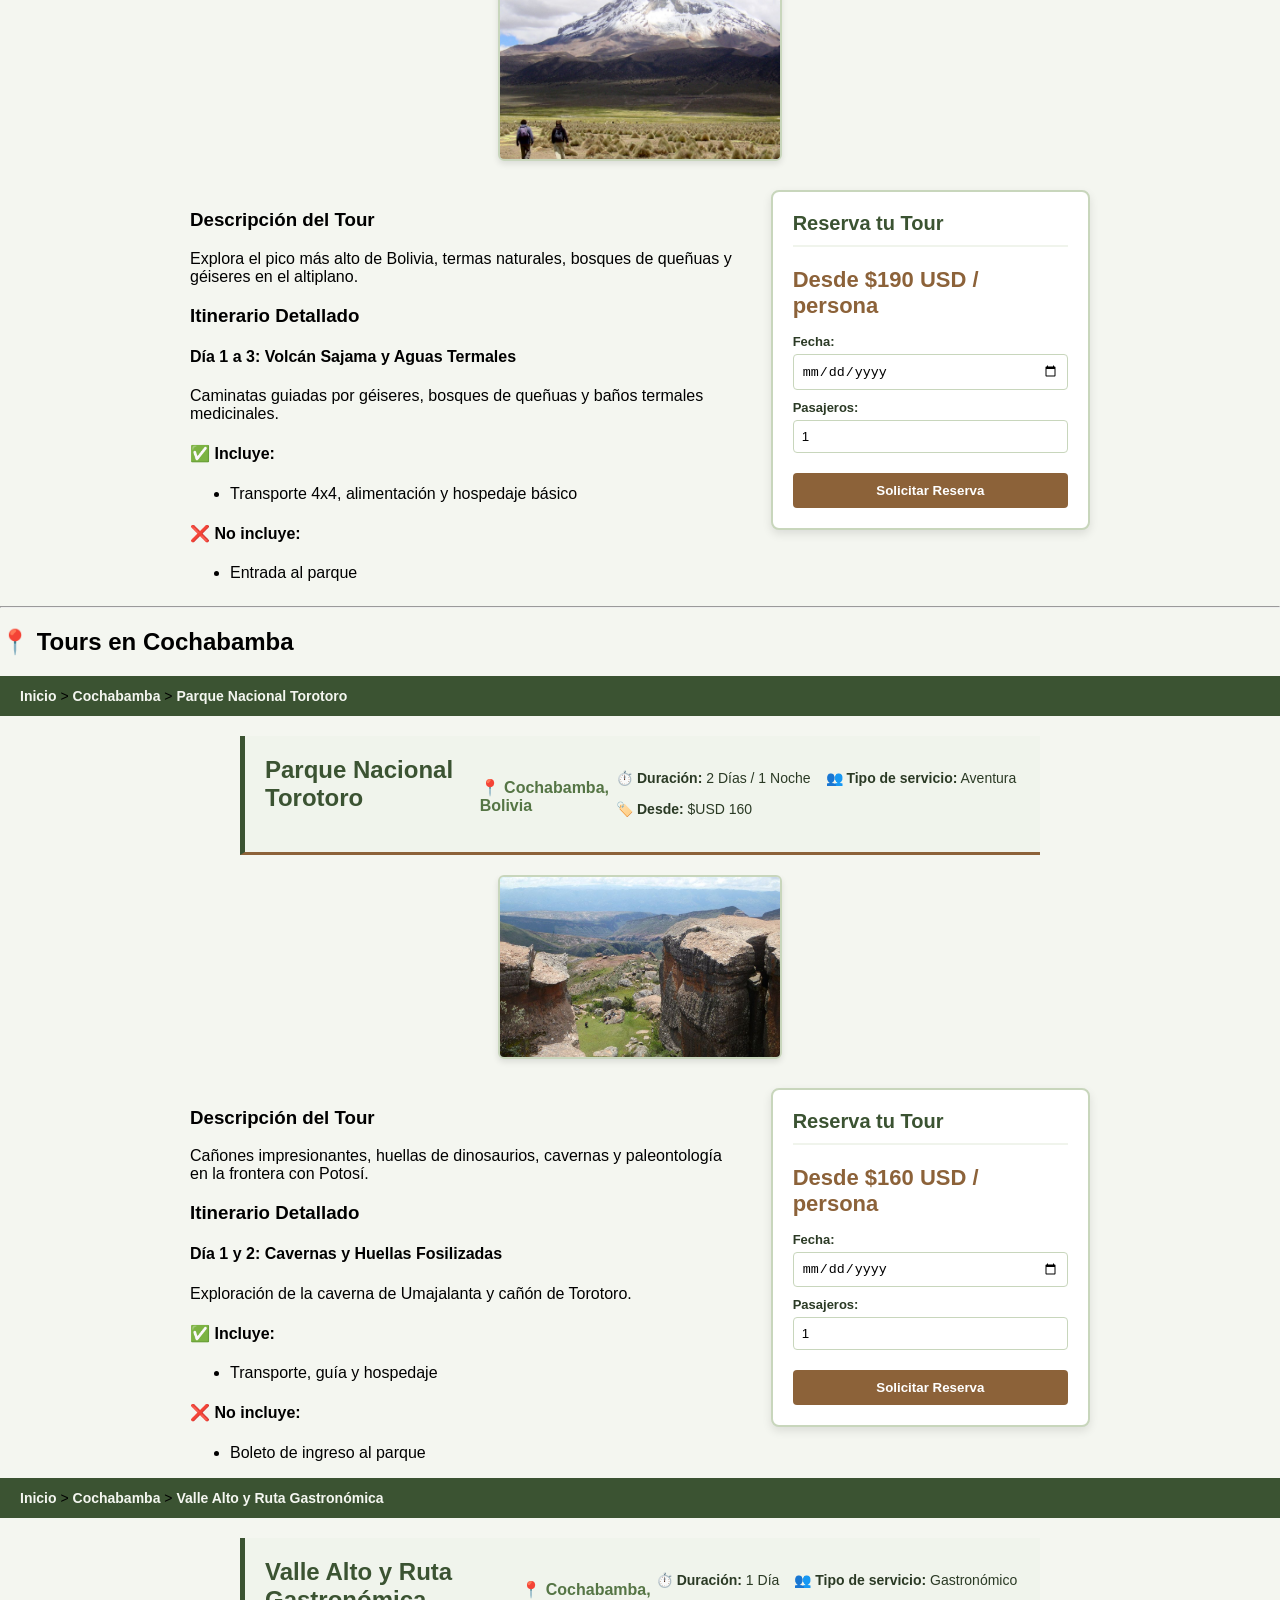
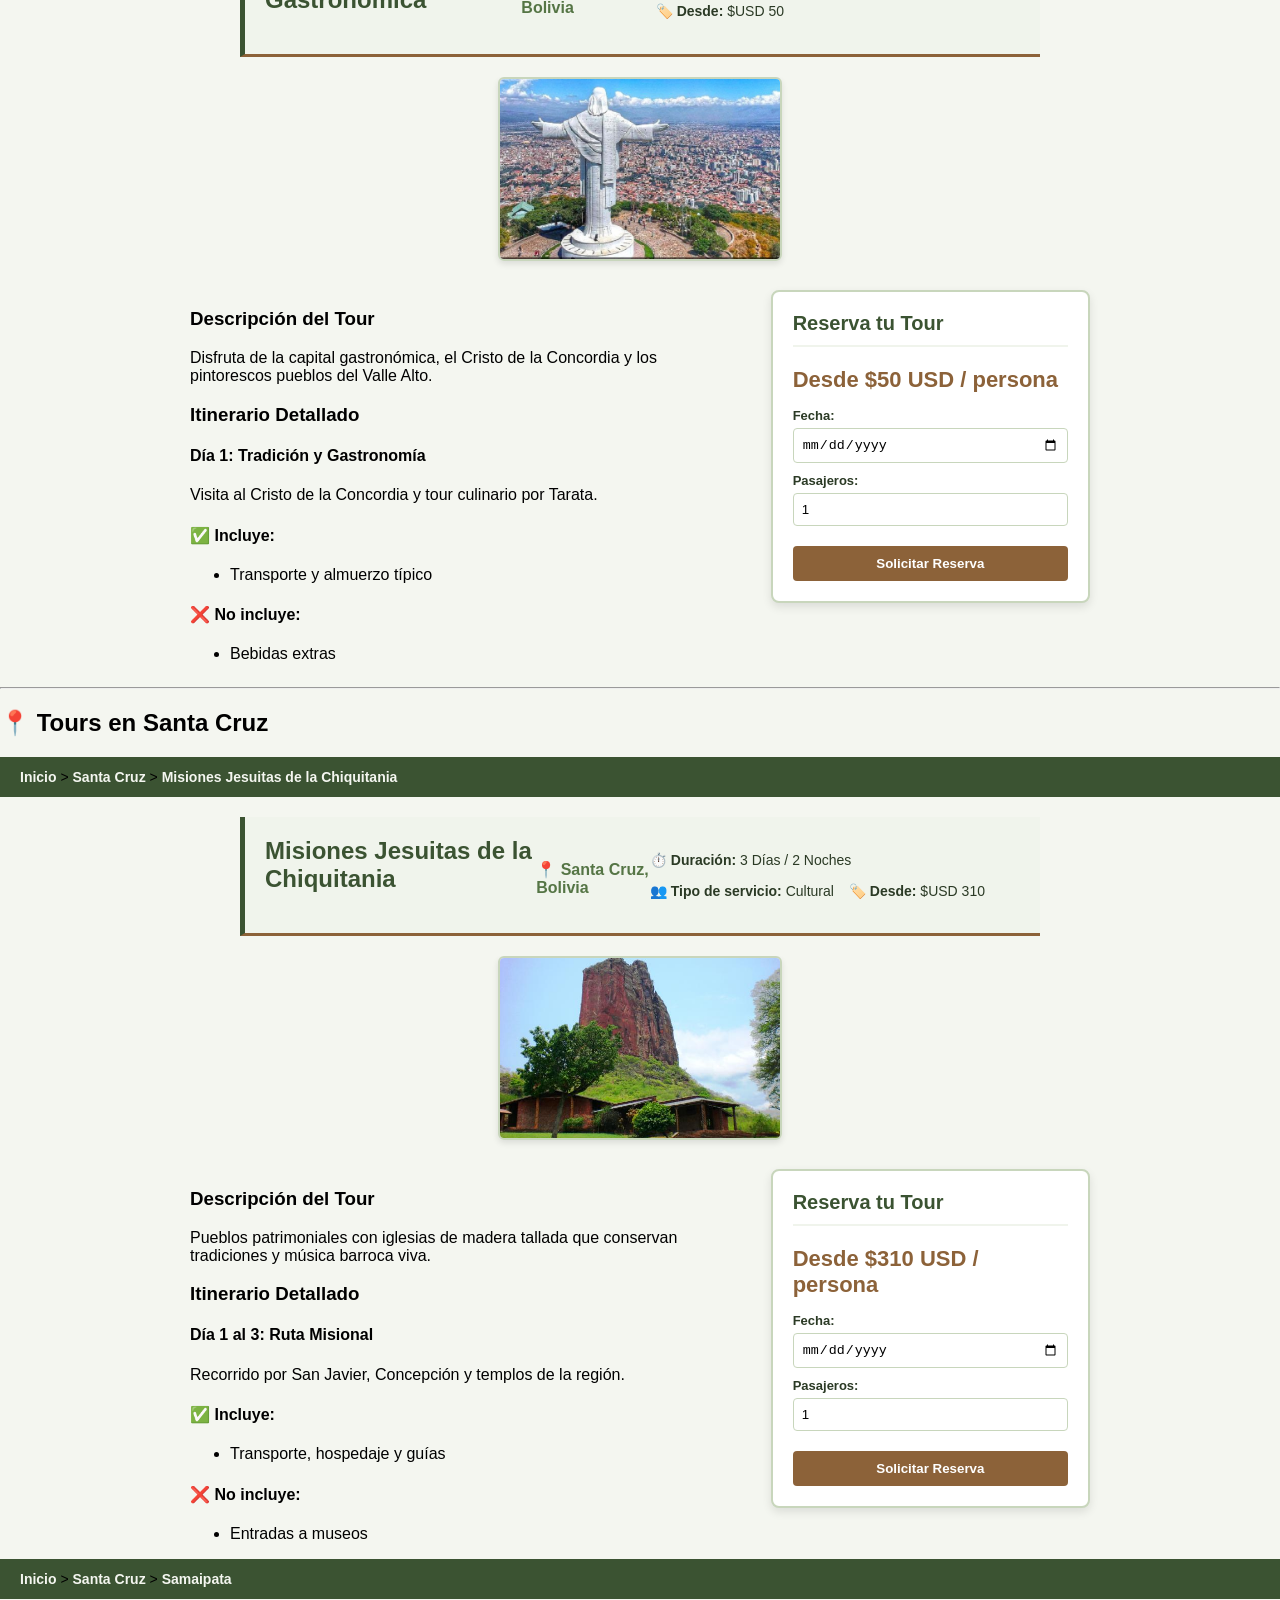
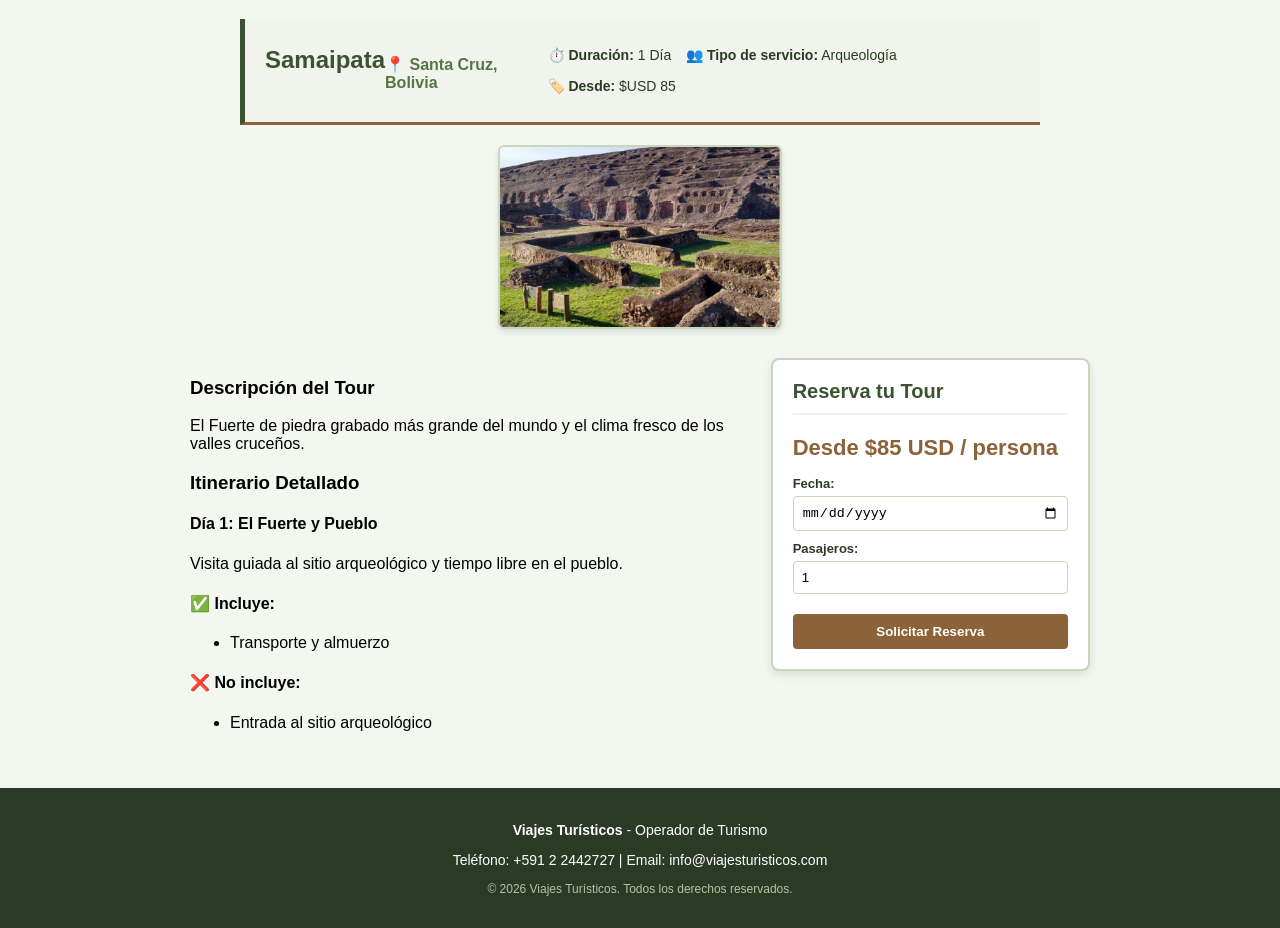
<file: tour-detalle.html>
<!DOCTYPE html>
<html lang="es">
<head>
    <meta charset="UTF-8">
    <meta name="viewport" content="width=device-width, initial-scale=1.0">
    <link rel="stylesheet" href="style.css">
    <title>Tours y Paquetes por Departamento - Viajes Turísticos</title>
</head>
<body>

    <!-- BARRA DE NAVEGACIÓN -->
    <header>
        <div class="logo">
            <h1>Viajes Turísticos</h1>
        </div>
        <nav>
            <ul>
                <li><a href="index.html#inicio">Inicio</a></li>
                <li><a href="destinos.html">Destinos</a></li>
                <li><a href="index.html#tours-paquetes">Tours y paquetes</a></li>
                <li><a href="index.html#contacto">Contacto</a></li>
            </ul>
        </nav>
    </header>

    <main>

        <!-- ==========================================
             DEPARTAMENTO: TARIJA
        ========================================== -->
        <section class="departamento-tours" id="tarija">
            <h1 class="titulo-departamento-seccion">📍 Tours en Tarija</h1>

            <article class="tour-item">
                <nav class="breadcrumb">
                    <a href="index.html">Inicio</a> &gt; 
                    <a href="destinos.html#tarija">Tarija</a> &gt; 
                    <span>Ruta del Vino y El Valle de la Concepción</span>
                </nav>

                <header class="tour-header">
                    <h2>Ruta del Vino y El Valle de la Concepción</h2>
                    <p class="ubicacion">📍 Tarija, Bolivia</p>
                    <div class="tour-highlights">
                        <span>⏱️ <strong>Duración:</strong> 1 Día</span>
                        <span>👥 <strong>Tipo de servicio:</strong> Compartido / Privado</span>
                        <span>🏷️ <strong>Desde:</strong> $USD 80</span>
                    </div>
                </header>

                <div class="tour-galeria">
                    <div class="imagen-principal">
                        <img src="aranjuez.jpg" alt="Ruta del Vino en Tarija">
                    </div>
                    <div class="imagenes-secundarias">
                        <img src="bodega-tarija.jpg" alt="Bodega de vino en Tarija">
                        <img src="valle-concepcion.jpg" alt="Valle de la Concepción">
                    </div>
                </div>

                <div class="contenedor-tour-detalle">
                    <div class="tour-info">
                        <section class="descripcion">
                            <h3>Descripción del Tour</h3>
                            <p>Recorrido por bodegas de vinos de gran altura, catas dirigidas y el ambiente hospitalario del sur boliviano.</p>
                        </section>

                        <section class="itinerario">
                            <h3>Itinerario Detallado</h3>
                            <div class="dia-itinerario">
                                <h4>Día 1: Valle de la Concepción y Bodegas</h4>
                                <p>Visita guiada a viñedos, degustación de vinos y singanis de altura, y almuerzo tradicional en la región.</p>
                            </div>
                        </section>

                        <section class="incluye-no-incluye">
                            <div class="incluye">
                                <h4>✅ El paquete incluye:</h4>
                                <ul>
                                    <li>Transporte turístico</li>
                                    <li>Guía especializado en enología</li>
                                    <li>Catas y degustación de vinos</li>
                                </ul>
                            </div>
                            <div class="no-incluye">
                                <h4>❌ No incluye:</h4>
                                <ul>
                                    <li>Almuerzo y compras personales</li>
                                </ul>
                            </div>
                        </section>
                    </div>

                    <aside class="tour-booking-card">
                        <h3>Reserva tu Tour</h3>
                        <p class="precio-big">Desde <span>$80 USD</span> / persona</p>
                        <form class="form-reserva">
                            <label for="fecha-tarija">Fecha de viaje:</label>
                            <input type="date" id="fecha-tarija" name="fecha" required>
                            <label for="pasajeros-tarija">Pasajeros:</label>
                            <input type="number" id="pasajeros-tarija" name="pasajeros" min="1" value="1" required>
                            
                            <p class="mensaje-exito" style="display: none; color: #3b5332; font-weight: bold; margin-top: 10px; margin-bottom: 5px; font-size: 13px;">
                                ¡Solicitud de reserva enviada con éxito!
                            </p>
                            <button type="submit" class="btn-reservar">Solicitar Reserva</button>
                        </form>
                    </aside>
                </div>
            </article>
        </section>

        <hr>

        <!-- ==========================================
             DEPARTAMENTO: LA PAZ
        ========================================== -->
        <section class="departamento-tours" id="la-paz">
            <h1 class="titulo-departamento-seccion">📍 Tours en La Paz</h1>

            <!-- Tour 1: Titicaca -->
            <article id="la-paz-titicaca" class="tour-item">
                <nav class="breadcrumb">
                    <a href="index.html">Inicio</a> &gt; 
                    <a href="destinos.html#la-paz">La Paz</a> &gt; 
                    <span>Lago Titicaca e Isla del Sol</span>
                </nav>

                <header class="tour-header">
                    <h2>Lago Titicaca e Isla del Sol</h2>
                    <p class="ubicacion">📍 Copacabana, La Paz, Bolivia</p>
                    <div class="tour-highlights">
                        <span>⏱️ <strong>Duración:</strong> 2 Días / 1 Noche</span>
                        <span>👥 <strong>Tipo de servicio:</strong> Compartido</span>
                        <span>🏷️ <strong>Desde:</strong> $USD 140</span>
                    </div>
                </header>

                <div class="tour-galeria">
                    <div class="imagen-principal">
                        <img src="titicaca.jpg" alt="Lago Titicaca">
                    </div>
                    <div class="imagenes-secundarias">
                        <img src="isla-del-sol.jpg" alt="Isla del Sol">
                        <img src="copacabana.jpg" alt="Copacabana">
                    </div>
                </div>

                <div class="contenedor-tour-detalle">
                    <div class="tour-info">
                        <section class="descripcion">
                            <h3>Descripción del Tour</h3>
                            <p>Navega por el lago navegable más alto del mundo y recorre las ruinas e itinerarios sagrados de los Incas.</p>
                        </section>

                        <section class="itinerario">
                            <h3>Itinerario Detallado</h3>
                            <div class="dia-itinerario">
                                <h4>Día 1: Copacabana e Isla del Sol</h4>
                                <p>Viaje a Copacabana, navegación en lancha a la Isla del Sol y caminata por las escalinatas del Inca.</p>
                            </div>
                            <div class="dia-itinerario">
                                <h4>Día 2: Retorno a La Paz</h4>
                                <p>Visita al santuario y tiempo libre antes de retornar a La Paz.</p>
                            </div>
                        </section>

                        <section class="incluye-no-incluye">
                            <div class="incluye">
                                <h4>✅ El paquete incluye:</h4>
                                <ul>
                                    <li>Transporte y lancha a la isla</li>
                                    <li>1 noche de hospedaje</li>
                                </ul>
                            </div>
                            <div class="no-incluye">
                                <h4>❌ No incluye:</h4>
                                <ul>
                                    <li>Ingresos a sitios arqueológicos</li>
                                </ul>
                            </div>
                        </section>
                    </div>

                    <aside class="tour-booking-card">
                        <h3>Reserva tu Tour</h3>
                        <p class="precio-big">Desde <span id="costo-viaje">$140 USD</span> / persona</p>
                        <form class="form-reserva">
                            <label for="fecha-titicaca">Fecha de viaje:</label>
                            <input type="date" id="fecha-titicaca" name="fecha" required>
                            <label for="pasajeros-titicaca">Pasajeros:</label>
                            <input type="number" id="pasajeros-titicaca" name="pasajeros" min="1" value="1" required>
                            
                            <p class="mensaje-exito" style="display: none; color: #3b5332; font-weight: bold; margin-top: 10px; margin-bottom: 5px; font-size: 13px;">
                                ¡Solicitud de reserva enviada con éxito!
                            </p>

                            <button type="submit" class="btn-reservar">Solicitar Reserva</button>
                        </form>
                    </aside>
                </div>
            </article>

            <!-- Tour 2: Tiwanaku -->
            <article id="la-paz-tiwanaku" class="tour-item">
                <nav class="breadcrumb">
                    <a href="index.html">Inicio</a> &gt; 
                    <a href="destinos.html#la-paz">La Paz</a> &gt; 
                    <span>Tiwanaku y Valle de la Luna</span>
                </nav>

                <header class="tour-header">
                    <h2>Tiwanaku y Valle de la Luna</h2>
                    <p class="ubicacion">📍 La Paz, Bolivia</p>
                    <div class="tour-highlights">
                        <span>⏱️ <strong>Duración:</strong> 1 Día</span>
                        <span>👥 <strong>Tipo de servicio:</strong> Privado</span>
                        <span>🏷️ <strong>Desde:</strong> $USD 75</span>
                    </div>
                </header>

                <div class="tour-galeria">
                    <div class="imagen-principal">
                        <img src="tiwanaku.jpg" alt="Tiwanaku">
                    </div>
                    <div class="imagenes-secundarias">
                        <img src="valle-luna.jpg" alt="Valle de la Luna">
                    </div>
                </div>

                <div class="contenedor-tour-detalle">
                    <div class="tour-info">
                        <section class="descripcion">
                            <h3>Descripción del Tour</h3>
                            <p>Descubre el misterio de una de las culturas preincaicas más avanzadas y las formaciones geológicas de la ciudad.</p>
                        </section>
                        <section class="itinerario">
                            <h3>Itinerario Detallado</h3>
                            <div class="dia-itinerario">
                                <h4>Día 1: Ruinas arqueológicas y formaciones geológicas</h4>
                                <p>Visita guiada al complejo de Tiwanaku y recorrido por el Valle de la Luna.</p>
                            </div>
                        </section>
                        <section class="incluye-no-incluye">
                            <div class="incluye">
                                <h4>✅ Incluye:</h4>
                                <ul><li>Transporte privado y guía</li></ul>
                            </div>
                            <div class="no-incluye">
                                <h4>❌ No incluye:</h4>
                                <ul><li>Entradas</li></ul>
                            </div>
                        </section>
                    </div>
                    <aside class="tour-booking-card">
                        <h3>Reserva tu Tour</h3>
                        <p class="precio-big">Desde <span>$75 USD</span> / persona</p>
                        <form class="form-reserva">
                            <label for="fecha-tiw">Fecha:</label>
                            <input type="date" id="fecha-tiw" name="fecha" required>
                            <label for="pax-tiw">Pasajeros:</label>
                            <input type="number" id="pax-tiw" name="pasajeros" min="1" value="1" required>
                            
                            <p class="mensaje-exito" style="display: none; color: #3b5332; font-weight: bold; margin-top: 10px; margin-bottom: 5px; font-size: 13px;">
                                ¡Solicitud de reserva enviada con éxito!
                            </p>
                            <button type="submit" class="btn-reservar">Solicitar Reserva</button>
                        </form>
                    </aside>
                </div>
            </article>

            <!-- Tour 3: Yungas -->
            <article id="la-paz-coroico" class="tour-item">
                <nav class="breadcrumb">
                    <a href="index.html">Inicio</a> &gt; 
                    <a href="destinos.html#la-paz">La Paz</a> &gt; 
                    <span>Coroico y Los Yungas</span>
                </nav>

                <header class="tour-header">
                    <h2>Coroico y Los Yungas</h2>
                    <p class="ubicacion">📍 La Paz, Bolivia</p>
                    <div class="tour-highlights">
                        <span>⏱️ <strong>Duración:</strong> 1 Día</span>
                        <span>👥 <strong>Tipo de servicio:</strong> Aventura</span>
                        <span>🏷️ <strong>Desde:</strong> $USD 90</span>
                    </div>
                </header>

                <div class="tour-galeria">
                    <div class="imagen-principal">
                        <img src="yungas.jpg" alt="Yungas">
                    </div>
                </div>

                <div class="contenedor-tour-detalle">
                    <div class="tour-info">
                        <section class="descripcion">
                            <h3>Descripción del Tour</h3>
                            <p>Transición al subtropical, vegetación exuberante y actividades de aventura como el ciclismo por el Camino de la Muerte.</p>
                        </section>
                        <section class="itinerario">
                            <h3>Itinerario Detallado</h3>
                            <div class="dia-itinerario">
                                <h4>Día 1: Descenso a Coroico</h4>
                                <p>Viaje desde la cumbre hacia los valles cálidos de los Yungas.</p>
                            </div>
                        </section>
                        <section class="incluye-no-incluye">
                            <div class="incluye">
                                <h4>✅ Incluye:</h4>
                                <ul><li>Transporte y almuerzo</li></ul>
                            </div>
                            <div class="no-incluye">
                                <h4>❌ No incluye:</h4>
                                <ul><li>Equipo extra de ciclismo</li></ul>
                            </div>
                        </section>
                    </div>
                    <aside class="tour-booking-card">
                        <h3>Reserva tu Tour</h3>
                        <p class="precio-big">Desde <span>$90 USD</span> / persona</p>
                        <form class="form-reserva">
                            <label for="fecha-yun">Fecha:</label>
                            <input type="date" id="fecha-yun" name="fecha" required>
                            <label for="pax-yun">Pasajeros:</label>
                            <input type="number" id="pax-yun" name="pasajeros" min="1" value="1" required>
                            
                            <p class="mensaje-exito" style="display: none; color: #3b5332; font-weight: bold; margin-top: 10px; margin-bottom: 5px; font-size: 13px;">
                                ¡Solicitud de reserva enviada con éxito!
                            </p>
                            <button type="submit" class="btn-reservar">Solicitar Reserva</button>
                        </form>
                    </aside>
                </div>
            </article>
        </section>

        <hr>

        <!-- ==========================================
             DEPARTAMENTO: POTOSÍ
        ========================================== -->
        <section class="departamento-tours" id="potosi">
            <h1 class="titulo-departamento-seccion">📍 Tours en Potosí</h1>

            <!-- Tour 1: Salar de Uyuni -->
            <article id="potosi-salar-de-uyuni" class="tour-item">
                <nav class="breadcrumb">
                    <a href="index.html">Inicio</a> &gt; 
                    <a href="destinos.html#potosi">Potosí</a> &gt; 
                    <span>Salar de Uyuni </span>
                </nav>

                <header class="tour-header">
                    <h2>Salar de Uyuni y Lagunas de Colores</h2>
                    <p class="ubicacion">📍 Potosí, Bolivia</p>
                    <div class="tour-highlights">
                        <span>⏱️ <strong>Duración:</strong> 2 Días / 1 Noche</span>
                        <span>👥 <strong>Tipo de servicio:</strong> Privado / Compartido</span>
                        <span>🏷️ <strong>Desde:</strong> $USD 250</span>
                    </div>
                </header>

                <div class="tour-galeria">
                    <div class="imagen-principal">
                        <img src="uyuni.jpg" alt="Salar de Uyuni">
                    </div>
                </div>

                <div class="contenedor-tour-detalle">
                    <div class="tour-info">
                        <section class="descripcion">
                            <h3>Descripción del Tour</h3>
                            <p>El desierto de sal más grande del mundo, paisajes volcánicos, géiseres y flamencos.</p>
                        </section>
                        <section class="itinerario">
                            <h3>Itinerario Detallado</h3>
                            <div class="dia-itinerario">
                                <h4>Día 1 y 2: Travesía por el Salar e Isla Incahuasi</h4>
                                <p>Visita al cementerio de trenes, Colchani, cruce del salar y hospedaje en hotel de sal.</p>
                            </div>
                        </section>
                        <section class="incluye-no-incluye">
                            <div class="incluye">
                                <h4>✅ Incluye:</h4>
                                <ul><li>Transporte 4x4, guía y hospedaje</li></ul>
                            </div>
                            <div class="no-incluye">
                                <h4>❌ No incluye:</h4>
                                <ul><li>Entradas a parques</li></ul>
                            </div>
                        </section>
                    </div>
                    <aside class="tour-booking-card">
                        <h3>Reserva tu Tour</h3>
                        <p class="precio-big">Desde <span>$250 USD</span> / persona</p>
                        <form class="form-reserva">
                            <label for="fecha-uyu">Fecha:</label>
                            <input type="date" id="fecha-uyu" name="fecha" required>
                            <label for="pax-uyu">Pasajeros:</label>
                            <input type="number" id="pax-uyu" name="pasajeros" min="1" value="1" required>
                            
                            <p class="mensaje-exito" style="display: none; color: #3b5332; font-weight: bold; margin-top: 10px; margin-bottom: 5px; font-size: 13px;">
                                ¡Solicitud de reserva enviada con éxito!
                            </p>
                            <button type="submit" class="btn-reservar">Solicitar Reserva</button>
                        </form>
                    </aside>
                </div>
            </article>

            <!-- Tour 2: Potosí Ciudad -->
            <article id="potosi-villa-imperial" class="tour-item">
                <nav class="breadcrumb">
                    <a href="index.html">Inicio</a> &gt; 
                    <a href="destinos.html#potosi">Potosí</a> &gt; 
                    <span>Villa Imperial y Cerro Rico</span>
                </nav>

                <header class="tour-header">
                    <h2>Villa Imperial y Cerro Rico</h2>
                    <p class="ubicacion">📍 Potosí, Bolivia</p>
                    <div class="tour-highlights">
                        <span>⏱️ <strong>Duración:</strong> 1 Día</span>
                        <span>👥 <strong>Tipo de servicio:</strong> Histórico</span>
                        <span>🏷️ <strong>Desde:</strong> $USD 65</span>
                    </div>
                </header>

                <div class="tour-galeria">
                    <div class="imagen-principal">
                        <img src="potosi-ciudad.jpg" alt="Potosí">
                    </div>
                </div>

                <div class="contenedor-tour-detalle">
                    <div class="tour-info">
                        <section class="descripcion">
                            <h3>Descripción del Tour</h3>
                            <p>Recorre la Casa de la Moneda, las iglesias barrocas y la historia minera de la mítica ciudad imperial.</p>
                        </section>
                        <section class="itinerario">
                            <h3>Itinerario Detallado</h3>
                            <div class="dia-itinerario">
                                <h4>Día 1: Centro histórico y minas</h4>
                                <p>Recorrido por la Casa Nacional de la Moneda y alrededores del Cerro Rico.</p>
                            </div>
                        </section>
                        <section class="incluye-no-incluye">
                            <div class="incluye">
                                <h4>✅ Incluye:</h4>
                                <ul><li>Guía local y entradas principales</li></ul>
                            </div>
                            <div class="no-incluye">
                                <h4>❌ No incluye:</h4>
                                <ul><li>Almuerzo</li></ul>
                            </div>
                        </section>
                    </div>
                    <aside class="tour-booking-card">
                        <h3>Reserva tu Tour</h3>
                        <p class="precio-big">Desde <span>$65 USD</span> / persona</p>
                        <form class="form-reserva">
                            <label for="fecha-pot">Fecha:</label>
                            <input type="date" id="fecha-pot" name="fecha" required>
                            <label for="pax-pot">Pasajeros:</label>
                            <input type="number" id="pax-pot" name="pasajeros" min="1" value="1" required>
                            
                            <p class="mensaje-exito" style="display: none; color: #3b5332; font-weight: bold; margin-top: 10px; margin-bottom: 5px; font-size: 13px;">
                                ¡Solicitud de reserva enviada con éxito!
                            </p>
                            <button type="submit" class="btn-reservar">Solicitar Reserva</button>
                        </form>
                    </aside>
                </div>
            </article>
        </section>

        <hr>

        <!-- ==========================================
             DEPARTAMENTO: ORURO
        ========================================== -->
        <section class="departamento-tours" id="oruro">
            <h1 class="titulo-departamento-seccion">📍 Tours en Oruro</h1>

            <!-- Tour 1: Oruro Folclore -->
            <article id="oruro-ruta-folclorica" class="tour-item">
                <nav class="breadcrumb">
                    <a href="index.html">Inicio</a> &gt; 
                    <a href="destinos.html#oruro">Oruro</a> &gt; 
                    <span>Ruta Folclórica y Santuario del Socavón</span>
                </nav>

                <header class="tour-header">
                    <h2>Ruta Folclórica y Santuario del Socavón</h2>
                    <p class="ubicacion">📍 Oruro, Bolivia</p>
                    <div class="tour-highlights">
                        <span>⏱️ <strong>Duración:</strong> 1 Día</span>
                        <span>👥 <strong>Tipo de servicio:</strong> Cultural</span>
                        <span>🏷️ <strong>Desde:</strong> $USD 55</span>
                    </div>
                </header>

                <div class="tour-galeria">
                    <div class="imagen-principal">
                        <img src="oruro.jpg" alt="Oruro">
                    </div>
                </div>

                <div class="contenedor-tour-detalle">
                    <div class="tour-info">
                        <section class="descripcion">
                            <h3>Descripción del Tour</h3>
                            <p>Sumérgete en la capital del folclore boliviano, la Majestuosa Diablada y el Santuario de la Virgen del Socavón.</p>
                        </section>
                        <section class="itinerario">
                            <h3>Itinerario Detallado</h3>
                            <div class="dia-itinerario">
                                <h4>Día 1: Visita al templo y talleres artesanales</h4>
                                <p>Recorrido por el santuario y muestras de trajes típicos del Carnaval de Oruro.</p>
                            </div>
                        </section>
                        <section class="incluye-no-incluye">
                            <div class="incluye">
                                <h4>✅ Incluye:</h4>
                                <ul><li>Guía y transporte local</li></ul>
                            </div>
                            <div class="no-incluye">
                                <h4>❌ No incluye:</h4>
                                <ul><li>Gastos personales</li></ul>
                            </div>
                        </section>
                    </div>
                    <aside class="tour-booking-card">
                        <h3>Reserva tu Tour</h3>
                        <p class="precio-big">Desde <span>$55 USD</span> / persona</p>
                        <form class="form-reserva">
                            <label for="fecha-oru">Fecha:</label>
                            <input type="date" id="fecha-oru" name="fecha" required>
                            <label for="pax-oru">Pasajeros:</label>
                            <input type="number" id="pax-oru" name="pasajeros" min="1" value="1" required>
                            
                            <p class="mensaje-exito" style="display: none; color: #3b5332; font-weight: bold; margin-top: 10px; margin-bottom: 5px; font-size: 13px;">
                                ¡Solicitud de reserva enviada con éxito!
                            </p>
                            <button type="submit" class="btn-reservar">Solicitar Reserva</button>
                        </form>
                    </aside>
                </div>
            </article>

            <!-- Tour 2: Parque Nacional Sajama -->
            <article id="oruro-sajama" class="tour-item">
                <nav class="breadcrumb">
                    <a href="index.html">Inicio</a> &gt; 
                    <a href="destinos.html#oruro">Oruro</a> &gt; 
                    <span>Parque Nacional Sajama</span>
                </nav>

                <header class="tour-header">
                    <h2>Parque Nacional Sajama</h2>
                    <p class="ubicacion">📍 Oruro, Bolivia</p>
                    <div class="tour-highlights">
                        <span>⏱️ <strong>Duración:</strong> 3 Días / 2 Noches</span>
                        <span>👥 <strong>Tipo de servicio:</strong> Aventura / Ecoturismo</span>
                        <span>🏷️ <strong>Desde:</strong> $USD 190</span>
                    </div>
                </header>

                <div class="tour-galeria">
                    <div class="imagen-principal">
                        <img src="sajama.jpg" alt="Sajama">
                    </div>
                </div>

                <div class="contenedor-tour-detalle">
                    <div class="tour-info">
                        <section class="descripcion">
                            <h3>Descripción del Tour</h3>
                            <p>Explora el pico más alto de Bolivia, termas naturales, bosques de queñuas y géiseres en el altiplano.</p>
                        </section>
                        <section class="itinerario">
                            <h3>Itinerario Detallado</h3>
                            <div class="dia-itinerario">
                                <h4>Día 1 a 3: Volcán Sajama y Aguas Termales</h4>
                                <p>Caminatas guiadas por géiseres, bosques de queñuas y baños termales medicinales.</p>
                            </div>
                        </section>
                        <section class="incluye-no-incluye">
                            <div class="incluye">
                                <h4>✅ Incluye:</h4>
                                <ul><li>Transporte 4x4, alimentación y hospedaje básico</li></ul>
                            </div>
                            <div class="no-incluye">
                                <h4>❌ No incluye:</h4>
                                <ul><li>Entrada al parque</li></ul>
                            </div>
                        </section>
                    </div>
                    <aside class="tour-booking-card">
                        <h3>Reserva tu Tour</h3>
                        <p class="precio-big">Desde <span>$190 USD</span> / persona</p>
                        <form class="form-reserva">
                            <label for="fecha-saj">Fecha:</label>
                            <input type="date" id="fecha-saj" name="fecha" required>
                            <label for="pax-saj">Pasajeros:</label>
                            <input type="number" id="pax-saj" name="pasajeros" min="1" value="1" required>
                            
                            <p class="mensaje-exito" style="display: none; color: #3b5332; font-weight: bold; margin-top: 10px; margin-bottom: 5px; font-size: 13px;">
                                ¡Solicitud de reserva enviada con éxito!
                            </p>
                            <button type="submit" class="btn-reservar">Solicitar Reserva</button>
                        </form>
                    </aside>
                </div>
            </article>
        </section>

        <hr>

        <!-- ==========================================
             DEPARTAMENTO: COCHABAMBA
        ========================================== -->
        <section class="departamento-tours" id="cochabamba">
            <h1 class="titulo-departamento-seccion">📍 Tours en Cochabamba</h1>

            <!-- Tour 1: Torotoro -->
            <article id="cochabamba-torotoro" class="tour-item">
                <nav class="breadcrumb">
                    <a href="index.html">Inicio</a> &gt; 
                    <a href="destinos.html#cochabamba">Cochabamba</a> &gt; 
                    <span>Parque Nacional Torotoro</span>
                </nav>

                <header class="tour-header">
                    <h2>Parque Nacional Torotoro</h2>
                    <p class="ubicacion">📍 Cochabamba, Bolivia</p>
                    <div class="tour-highlights">
                        <span>⏱️ <strong>Duración:</strong> 2 Días / 1 Noche</span>
                        <span>👥 <strong>Tipo de servicio:</strong> Aventura</span>
                        <span>🏷️ <strong>Desde:</strong> $USD 160</span>
                    </div>
                </header>

                <div class="tour-galeria">
                    <div class="imagen-principal">
                        <img src="torotoro.jpg" alt="Torotoro">
                    </div>
                </div>

                <div class="contenedor-tour-detalle">
                    <div class="tour-info">
                        <section class="descripcion">
                            <h3>Descripción del Tour</h3>
                            <p>Cañones impresionantes, huellas de dinosaurios, cavernas y paleontología en la frontera con Potosí.</p>
                        </section>
                        <section class="itinerario">
                            <h3>Itinerario Detallado</h3>
                            <div class="dia-itinerario">
                                <h4>Día 1 y 2: Cavernas y Huellas Fosilizadas</h4>
                                <p>Exploración de la caverna de Umajalanta y cañón de Torotoro.</p>
                            </div>
                        </section>
                        <section class="incluye-no-incluye">
                            <div class="incluye">
                                <h4>✅ Incluye:</h4>
                                <ul><li>Transporte, guía y hospedaje</li></ul>
                            </div>
                            <div class="no-incluye">
                                <h4>❌ No incluye:</h4>
                                <ul><li>Boleto de ingreso al parque</li></ul>
                            </div>
                        </section>
                    </div>
                    <aside class="tour-booking-card">
                        <h3>Reserva tu Tour</h3>
                        <p class="precio-big">Desde <span>$160 USD</span> / persona</p>
                        <form class="form-reserva">
                            <label for="fecha-tor">Fecha:</label>
                            <input type="date" id="fecha-tor" name="fecha" required>
                            <label for="pax-tor">Pasajeros:</label>
                            <input type="number" id="pax-tor" name="pasajeros" min="1" value="1" required>
                            
                            <p class="mensaje-exito" style="display: none; color: #3b5332; font-weight: bold; margin-top: 10px; margin-bottom: 5px; font-size: 13px;">
                                ¡Solicitud de reserva enviada con éxito!
                            </p>
                            <button type="submit" class="btn-reservar">Solicitar Reserva</button>
                        </form>
                    </aside>
                </div>
            </article>

            <!-- Tour 2: Cochabamba Ciudad y Valle -->
            <article id="cochabamba-valle-alto" class="tour-item">
                <nav class="breadcrumb">
                    <a href="index.html">Inicio</a> &gt; 
                    <a href="destinos.html#cochabamba">Cochabamba</a> &gt; 
                    <span>Valle Alto y Ruta Gastronómica</span>
                </nav>

                <header class="tour-header">
                    <h2>Valle Alto y Ruta Gastronómica</h2>
                    <p class="ubicacion">📍 Cochabamba, Bolivia</p>
                    <div class="tour-highlights">
                        <span>⏱️ <strong>Duración:</strong> 1 Día</span>
                        <span>👥 <strong>Tipo de servicio:</strong> Gastronómico</span>
                        <span>🏷️ <strong>Desde:</strong> $USD 50</span>
                    </div>
                </header>

                <div class="tour-galeria">
                    <div class="imagen-principal">
                        <img src="cochabamba-ciudad.jpg" alt="Cochabamba">
                    </div>
                </div>

                <div class="contenedor-tour-detalle">
                    <div class="tour-info">
                        <section class="descripcion">
                            <h3>Descripción del Tour</h3>
                            <p>Disfruta de la capital gastronómica, el Cristo de la Concordia y los pintorescos pueblos del Valle Alto.</p>
                        </section>
                        <section class="itinerario">
                            <h3>Itinerario Detallado</h3>
                            <div class="dia-itinerario">
                                <h4>Día 1: Tradición y Gastronomía</h4>
                                <p>Visita al Cristo de la Concordia y tour culinario por Tarata.</p>
                            </div>
                        </section>
                        <section class="incluye-no-incluye">
                            <div class="incluye">
                                <h4>✅ Incluye:</h4>
                                <ul><li>Transporte y almuerzo típico</li></ul>
                            </div>
                            <div class="no-incluye">
                                <h4>❌ No incluye:</h4>
                                <ul><li>Bebidas extras</li></ul>
                            </div>
                        </section>
                    </div>
                    <aside class="tour-booking-card">
                        <h3>Reserva tu Tour</h3>
                        <p class="precio-big">Desde <span>$50 USD</span> / persona</p>
                        <form class="form-reserva">
                            <label for="fecha-cba">Fecha:</label>
                            <input type="date" id="fecha-cba" name="fecha" required>
                            <label for="pax-cba">Pasajeros:</label>
                            <input type="number" id="pax-cba" name="pasajeros" min="1" value="1" required>
                            
                            <p class="mensaje-exito" style="display: none; color: #3b5332; font-weight: bold; margin-top: 10px; margin-bottom: 5px; font-size: 13px;">
                                ¡Solicitud de reserva enviada con éxito!
                            </p>
                            <button type="submit" class="btn-reservar">Solicitar Reserva</button>
                        </form>
                    </aside>
                </div>
            </article>
        </section>

        <hr>

        <!-- ==========================================
             DEPARTAMENTO: SANTA CRUZ
        ========================================== -->
        <section class="departamento-tours" id="santa-cruz">
            <h1 class="titulo-departamento-seccion">📍 Tours en Santa Cruz</h1>

            <!-- Tour 1: Misiones Jesuitas -->
            <article id="santa-cruz-chiquitania" class="tour-item">
                <nav class="breadcrumb">
                    <a href="index.html">Inicio</a> &gt; 
                    <a href="destinos.html#santa-cruz">Santa Cruz</a> &gt; 
                    <span>Misiones Jesuitas de la Chiquitania</span>
                </nav>

                <header class="tour-header">
                    <h2>Misiones Jesuitas de la Chiquitania</h2>
                    <p class="ubicacion">📍 Santa Cruz, Bolivia</p>
                    <div class="tour-highlights">
                        <span>⏱️ <strong>Duración:</strong> 3 Días / 2 Noches</span>
                        <span>👥 <strong>Tipo de servicio:</strong> Cultural</span>
                        <span>🏷️ <strong>Desde:</strong> $USD 310</span>
                    </div>
                </header>

                <div class="tour-galeria">
                    <div class="imagen-principal">
                        <img src="chiquitania.jpg" alt="Chiquitania">
                    </div>
                </div>

                <div class="contenedor-tour-detalle">
                    <div class="tour-info">
                        <section class="descripcion">
                            <h3>Descripción del Tour</h3>
                            <p>Pueblos patrimoniales con iglesias de madera tallada que conservan tradiciones y música barroca viva.</p>
                        </section>
                        <section class="itinerario">
                            <h3>Itinerario Detallado</h3>
                            <div class="dia-itinerario">
                                <h4>Día 1 al 3: Ruta Misional</h4>
                                <p>Recorrido por San Javier, Concepción y templos de la región.</p>
                            </div>
                        </section>
                        <section class="incluye-no-incluye">
                            <div class="incluye">
                                <h4>✅ Incluye:</h4>
                                <ul><li>Transporte, hospedaje y guías</li></ul>
                            </div>
                            <div class="no-incluye">
                                <h4>❌ No incluye:</h4>
                                <ul><li>Entradas a museos</li></ul>
                            </div>
                        </section>
                    </div>
                    <aside class="tour-booking-card">
                        <h3>Reserva tu Tour</h3>
                        <p class="precio-big">Desde <span>$310 USD</span> / persona</p>
                        <form class="form-reserva">
                            <label for="fecha-chi">Fecha:</label>
                            <input type="date" id="fecha-chi" name="fecha" required>
                            <label for="pax-chi">Pasajeros:</label>
                            <input type="number" id="pax-chi" name="pasajeros" min="1" value="1" required>
                            
                            <p class="mensaje-exito" style="display: none; color: #3b5332; font-weight: bold; margin-top: 10px; margin-bottom: 5px; font-size: 13px;">
                                ¡Solicitud de reserva enviada con éxito!
                            </p>
                            <button type="submit" class="btn-reservar">Solicitar Reserva</button>
                        </form>
                    </aside>
                </div>
            </article>

            <!-- Tour 2: Samaipata -->
            <article id="santa-cruz-samaipata"class="tour-item">
                <nav class="breadcrumb">
                    <a href="index.html">Inicio</a> &gt; 
                    <a href="destinos.html#santa-cruz">Santa Cruz</a> &gt; 
                    <span>Samaipata</span>
                </nav>

                <header class="tour-header">
                    <h2>Samaipata</h2>
                    <p class="ubicacion">📍 Santa Cruz, Bolivia</p>
                    <div class="tour-highlights">
                        <span>⏱️ <strong>Duración:</strong> 1 Día</span>
                        <span>👥 <strong>Tipo de servicio:</strong> Arqueología</span>
                        <span>🏷️ <strong>Desde:</strong> $USD 85</span>
                    </div>
                </header>

                <div class="tour-galeria">
                    <div class="imagen-principal">
                        <img src="samaipata.jpg" alt="Samaipata">
                    </div>
                </div>

                <div class="contenedor-tour-detalle">
                    <div class="tour-info">
                        <section class="descripcion">
                            <h3>Descripción del Tour</h3>
                            <p>El Fuerte de piedra grabado más grande del mundo y el clima fresco de los valles cruceños.</p>
                        </section>
                        <section class="itinerario">
                            <h3>Itinerario Detallado</h3>
                            <div class="dia-itinerario">
                                <h4>Día 1: El Fuerte y Pueblo</h4>
                                <p>Visita guiada al sitio arqueológico y tiempo libre en el pueblo.</p>
                            </div>
                        </section>
                        <section class="incluye-no-incluye">
                            <div class="incluye">
                                <h4>✅ Incluye:</h4>
                                <ul><li>Transporte y almuerzo</li></ul>
                            </div>
                            <div class="no-incluye">
                                <h4>❌ No incluye:</h4>
                                <ul><li>Entrada al sitio arqueológico</li></ul>
                            </div>
                        </section>
                    </div>
                    <aside class="tour-booking-card">
                        <h3>Reserva tu Tour</h3>
                        <p class="precio-big">Desde <span>$85 USD</span> / persona</p>
                        <form class="form-reserva">
                            <label for="fecha-sam">Fecha:</label>
                            <input type="date" id="fecha-sam" name="fecha" required>
                            <label for="pax-sam">Pasajeros:</label>
                            <input type="number" id="pax-sam" name="pasajeros" min="1" value="1" required>
                            
                            <p class="mensaje-exito" style="display: none; color: #3b5332; font-weight: bold; margin-top: 10px; margin-bottom: 5px; font-size: 13px;">
                                ¡Solicitud de reserva enviada con éxito!
                            </p>
                            <button type="submit" class="btn-reservar">Solicitar Reserva</button>
                        </form>
                    </aside>
                </div>
            </article>
        </section>

    </main>

    <!-- PIE DE PÁGINA (FOOTER) -->
    <footer>
        <div class="footer-info">
            <p><strong>Viajes Turísticos</strong> - Operador de Turismo</p>
            <p>Teléfono: +591 2 2442727 | Email: info@viajesturisticos.com</p>
        </div>
        <div class="footer-copy">
            <p>&copy; 2026 Viajes Turísticos. Todos los derechos reservados.</p>
        </div>
    </footer>
<script src="script.js"></script>
</body>
</html>
</file>
<file: style.css>
body {
    font-family: Arial, sans-serif;
    margin: 0;
    padding: 0;
    background-color: #f4f6f0; 
    /* Margen superior para que el contenido no quede oculto bajo la barra fija */
    padding-top: 75px; 
}

/* ==========================================================================
   1. BARRA DE NAVEGACIÓN
   ================================================================---------- */
header {
    background-color: #3b5332; /* Verde bosque tradicional */
    color: #ffffff;
    padding: 15px 20px;
    display: flex;
    justify-content: space-between;
    align-items: center;
    border-bottom: 4px solid #8c6239; /* Borde estilo tierra/madera */
    position: fixed;
    top: 0;
    left: 0;
    width: 100%; /* Cambiado de 100vw a 100% para evitar desbordes */
    box-sizing: border-box; /* Incluye el padding dentro del ancho total */
    z-index: 1000;
}

.logo h1 {
    margin: 0;
    font-size: 24px;
}

nav ul {
    list-style-type: none;
    margin: 0;
    padding: 0;
    display: flex;
    flex-wrap: wrap; /* Permite que los enlaces bajen si no caben en pantallas chicas */
    justify-content: flex-end;
}

nav ul li {
    margin-left: 15px; /* Reducido ligeramente para optimizar espacio */
}

nav ul li a {
    color: #ffffff;
    text-decoration: none;
    font-weight: bold;
    padding: 5px 10px;
}

nav ul li a:hover,
nav ul li a.active {
    background-color: #557545;
    border-radius: 4px;
}

/* ==========================================================================
   2. SECCIÓN INICIO / SOBRE NOSOTROS Y POR QUÉ ELEGIRNOS
   ================================================================---------- */
#inicio {
    padding: 30px 20px;
    background: #ffffff;
    text-align: center;
    border-bottom: 2px solid #d4c5b9;
    height: 100vh; 
    font-size: 20px;
}
#inicio div {
    margin: auto;
    max-width: 800px;
    display: flex;
    flex-direction: column;
    justify-content: center;
    align-items: center;
    
}

.sobre-nosotros, .porque-elegirnos {
    max-width: 800px;
    margin: 0 auto 30px auto;
}

#inicio h2 {
    color: #3b5332;
    font-size: 3.1rem;
    margin-bottom: rem;
}

.porque-elegirnos ul {
    list-style: none;
    padding: 0;
    display: flex;
    justify-content: space-around;
    flex-wrap: wrap;
}

.porque-elegirnos li {
    background-color: #f0f4ec;
    border: 1px solid #c8d6bc;
    padding: 15px;
    width: 28%;
    min-width: 220px;
    margin-bottom: 15px;
    border-radius: 6px;
    text-align: left;
}

.porque-elegirnos h3 {
    color: #557545;
    font-size: 18px;
    margin-top: 0;
}

/* ==========================================================================
   3. SECCIÓN DESTINOS (DESTINOS DESTACADOS Y CATÁLOGO)
   ================================================================---------- */
#destinos, .catalogo-departamentos, .destinos-hero {
    padding: 40px 20px;
    text-align: center;
}

.destinos-hero {
    background-color: #557545;
    color: white;
    padding: 50px 20px;
}

.grid-destinos, .contenedor-grid {
    display: flex;
    flex-wrap: wrap;
    justify-content: center;
    gap: 20px;
    max-width: 1100px;
    margin: 0 auto;
}

.card-destino {
    background-color: #ffffff;
    border: 2px solid #c8d6bc;
    border-radius: 8px;
    width: 300px;
    padding: 15px;
    box-shadow: 2px 2px 8px rgba(0, 0, 0, 0.1);
    text-align: left;
}

.card-destino img {
    width: 100%;
    height: 180px;
    object-fit: cover;
    border-radius: 4px;
}

.card-destino h3 {
    color: #3b5332;
    margin: 10px 0 5px 0;
}

.card-destino p {
    font-size: 14px;
    color: #555555;
}

.card-destino a, .btn-explorar {
    display: inline-block;
    background-color: #8c6239; /* Color tierra para botones */
    color: white;
    padding: 8px 12px;
    text-decoration: none;
    border-radius: 4px;
    font-size: 14px;
    margin-top: 10px;
}

.card-destino a:hover {
    background-color: #6b4a2a;
}

/* Agrupación por departamento en página secundaria */
.bloque-departamento {
    margin-bottom: 40px;
}

.titulo-departamento {
    background-color: #d4c5b9;
    color: #3b5332;
    padding: 10px;
    margin: 0 auto 20px auto;
    max-width: 600px;
    border-radius: 5px;
    font-size: 20px;
}

/* ==========================================================================
   4. SECCIÓN BUSCADOR DE DESTINOS Y PAQUETES
   ================================================================---------- */
#tours-paquetes, .filtros-destinos {
    background-color: #e5ece0;
    padding: 40px 20px;
    text-align: center;
    border-top: 2px solid #c8d6bc;
    border-bottom: 2px solid #c8d6bc;
}

.buscador-tours, .bar-filtros {
    background-color: #ffffff;
    max-width: 700px;
    margin: 0 auto;
    padding: 20px;
    border: 1px solid #b2c4a3;
    border-radius: 8px;
    display: flex;
    flex-wrap: wrap;
    justify-content: space-between;
    gap: 15px;
}

.campo-busqueda, .grupo-filtro {
    flex: 1;
    min-width: 180px;
    text-align: left;
}

.campo-busqueda label, .grupo-filtro label {
    display: block;
    font-size: 13px;
    font-weight: bold;
    margin-bottom: 5px;
    color: #3b5332;
}

.campo-busqueda select, .campo-busqueda input, 
.grupo-filtro select {
    width: 100%;
    padding: 8px;
    border: 1px solid #ccc;
    border-radius: 4px;
    box-sizing: border-box;
}

.buscador-tours button, .btn-filtrar {
    background-color: #3b5332;
    color: white;
    border: none;
    padding: 10px 20px;
    font-weight: bold;
    border-radius: 4px;
    cursor: pointer;
    width: 100%;
    margin-top: 10px;
}

.buscador-tours button:hover {
    background-color: #2b3a25;
}

/* ==========================================================================
   5. SECCIÓN DE CONTACTO Y DETALLE DE TOUR 
   ================================================================---------- */
#contacto {
    padding: 40px 20px;
    background-color: #ffffff;
    text-align: center;
    height: 100vh;
    font-size: 20px;
}
#contacto h2 {
    margin: 10rem auto 0 auto;
    font-size: 3rem;
}
.form-contacto {
    max-width: 500px;
    margin: 0 auto 2rem auto;
    text-align: left;
}

.form-contacto div {
    margin-bottom: 15px;
}

.form-contacto label {
    display: block;
    margin-bottom: 5px;
    font-weight: bold;
}

.form-contacto input, 
.form-contacto textarea {
    width: 100%;
    padding: 8px;
    border: 1px solid #ccc;
    border-radius: 4px;
    box-sizing: border-box;
}

.form-contacto button {
    background-color: #8c6239;
    color: white;
    border: none;
    padding: 10px 15px;
    border-radius: 4px;
    font-weight: bold;
    cursor: pointer;
    width: 100%;
}

.form-contacto button:hover {
    background-color: #6b4a2a;
}

/* Breadcrumb (Migas de pan) con contraste */
.breadcrumb {
    background-color: #3b5332;
    padding: 12px 20px;
    margin-bottom: 20px;
    font-size: 14px;
}

.breadcrumb a, 
.breadcrumb span {
    color: #f4f6f0;
    text-decoration: none;
    font-weight: bold;
}

.breadcrumb a:hover {
    text-decoration: underline;
    color: #d4c5b9;
}

/* Cabecera del Tour */

.tour-header {
    background-color: #f0f4ec;
    padding: 20px;
    margin: 20px auto;
    max-width: 800px;
    border-left: 5px solid #3b5332;
    border-bottom: 3px solid #8c6239;
    text-align: left;
    color: #2b3a25;
    position: static; 
}

.tour-header h2 {
    color: #3b5332;
    margin-top: 0;
    font-size: 24px;
}

.tour-header .ubicacion {
    color: #557545;
    font-weight: bold;
    margin-bottom: 10px;
}

.tour-header .tour-highlights {
    display: flex;
    gap: 15px;
    flex-wrap: wrap;
}

.tour-header .tour-highlights span {
    color: #2b3a25;
    font-size: 14px;
}

.tour-galeria {
    display: flex;
    justify-content: center;
    align-items: center;
    gap: 12px;
    margin: 20px auto;
    max-width: 900px;
    width: 100%;
    box-sizing: border-box;
    flex-wrap: nowrap; 
    overflow-x: auto;  
    padding-bottom: 5px;
}

.tour-galeria img {
    width: 280px;      
    height: 180px;     
    object-fit: cover;
    border-radius: 6px;
    border: 2px solid #c8d6bc;
    box-shadow: 0 3px 6px rgba(0, 0, 0, 0.1);
    flex-shrink: 0;    
}

.contenedor-tour-detalle {
    display: flex;
    justify-content: center;
    gap: 30px;
    max-width: 900px;
    margin: 0 auto;
    text-align: left;
    flex-wrap: wrap;
}

.tour-info {
    flex: 2;
    min-width: 300px;
}

/* Tarjeta de reserva */
.tour-booking-card {
    flex: 1;
    min-width: 250px;
    background-color: #ffffff;
    border: 2px solid #c8d6bc;
    border-radius: 8px;
    padding: 20px;
    box-shadow: 0px 4px 10px rgba(0, 0, 0, 0.1);
    max-width: 320px;
    height: fit-content;
    text-align: left;
}

.tour-booking-card h3 {
    color: #3b5332;
    margin-top: 0;
    font-size: 20px;
    border-bottom: 2px solid #f0f4ec;
    padding-bottom: 10px;
}

.tour-booking-card .precio-big {
    font-size: 22px;
    font-weight: bold;
    color: #8c6239;
    margin: 15px 0;
}

.tour-booking-card label {
    display: block;
    font-size: 13px;
    font-weight: bold;
    color: #2b3a25;
    margin-bottom: 5px;
    margin-top: 10px;
}

.tour-booking-card input,
.tour-booking-card select {
    width: 100%;
    padding: 8px;
    border: 1px solid #c8d6bc;
    border-radius: 4px;
    box-sizing: border-box;
}

.tour-booking-card .btn-reservar {
    background-color: #8c6239;
    color: white;
    border: none;
    padding: 10px;
    width: 100%;
    font-weight: bold;
    border-radius: 4px;
    cursor: pointer;
    margin-top: 20px;
}

.tour-booking-card .btn-reservar:hover {
    background-color: #6b4a2a;
}

/* ==========================================================================
   6. PIE DE PÁGINA (FOOTER)
   ================================================================---------- */
footer {
    background-color: #2b3a25;
    color: #ffffff;
    text-align: center;
    padding: 20px;
    margin-top: 40px;
    font-size: 14px;
}

.footer-info {
    margin-bottom: 10px;
}

.footer-copy {
    color: #b2c4a3;
    font-size: 12px;
}

/* ==========================================================================
   7. MEDIA QUERIES (RESPONSIVE DESIGN PARA MÓVILES)
   ================================================================---------- */
@media (max-width: 768px) {
    header {
        flex-direction: column;
        padding: 10px;
        text-align: center;
    }

    body {
        padding-top: 110px; 
    }

    nav ul {
        justify-content: center;
        margin-top: 10px;
    }

    nav ul li {
        margin: 0 8px;
    }

    .porque-elegirnos ul {
        flex-direction: column;
        align-items: center;
    }

    .porque-elegirnos li {
        width: 90%;
    }
}
</file>
